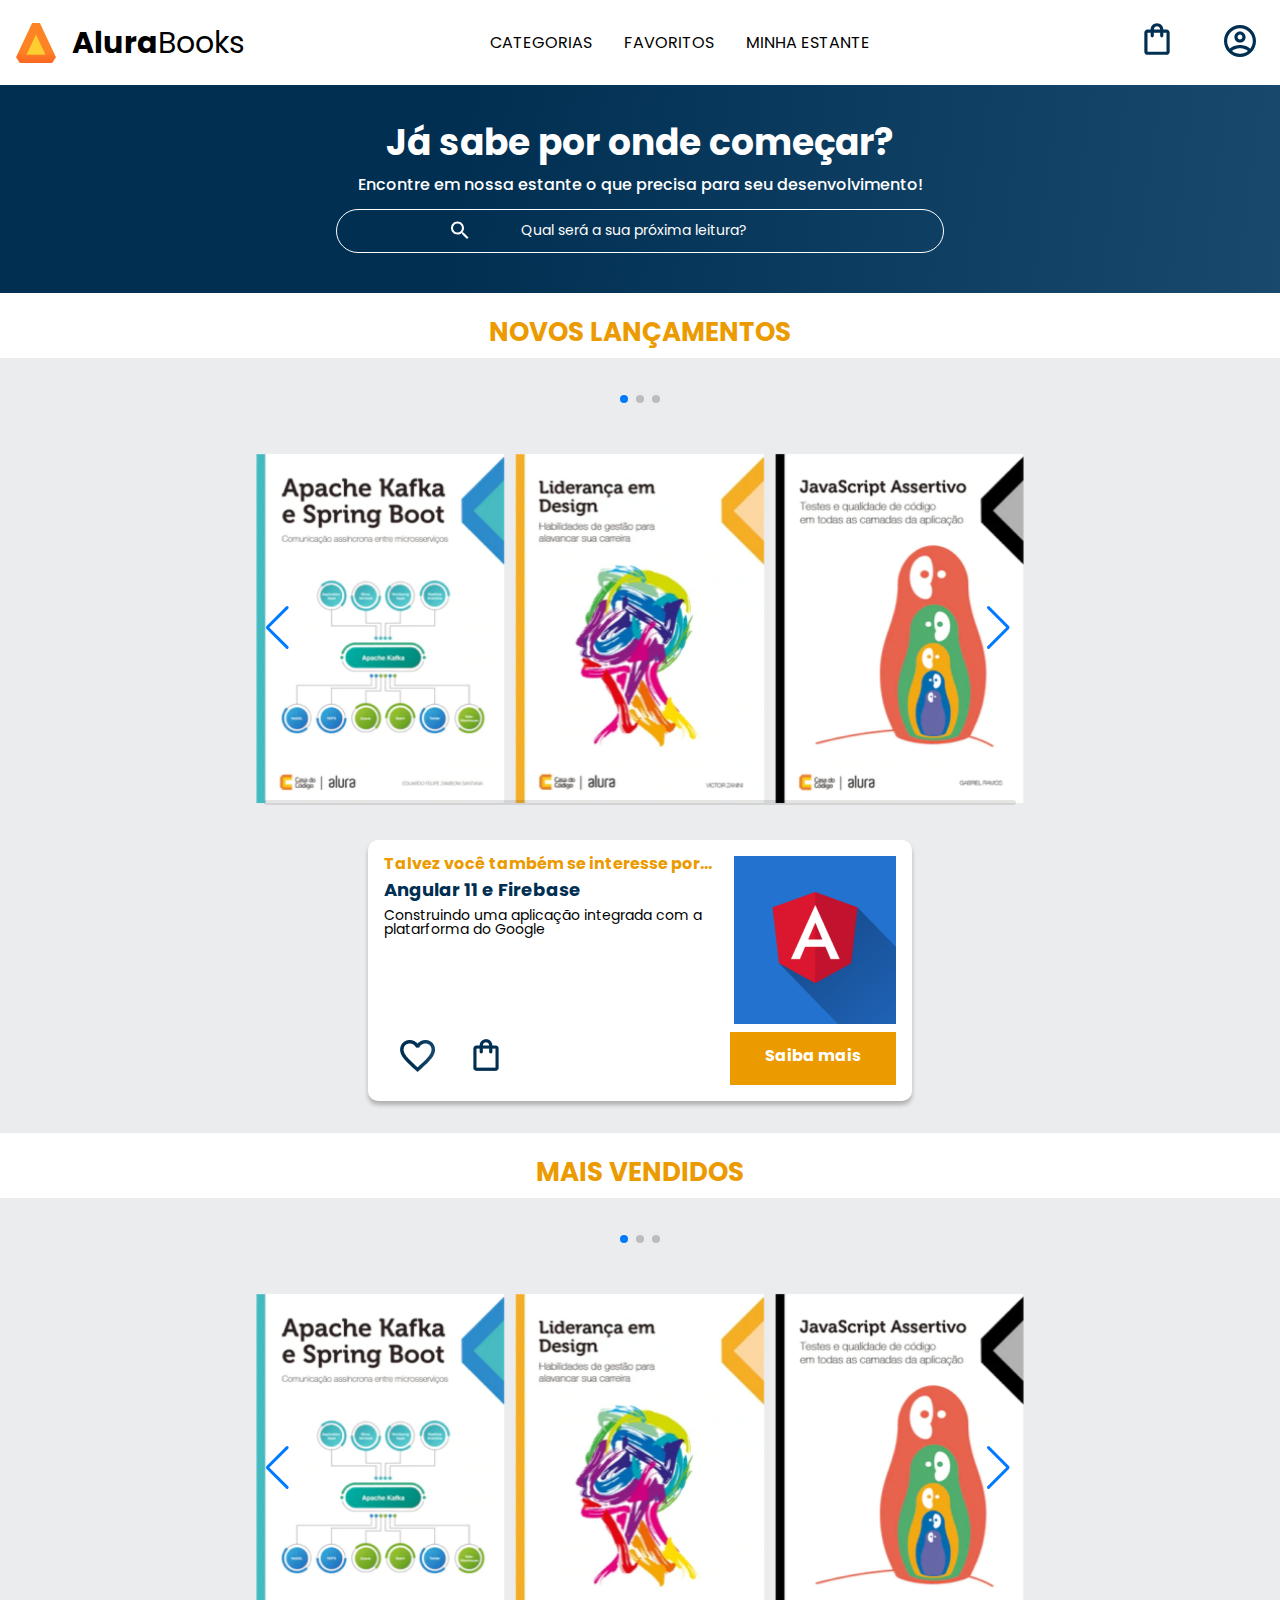
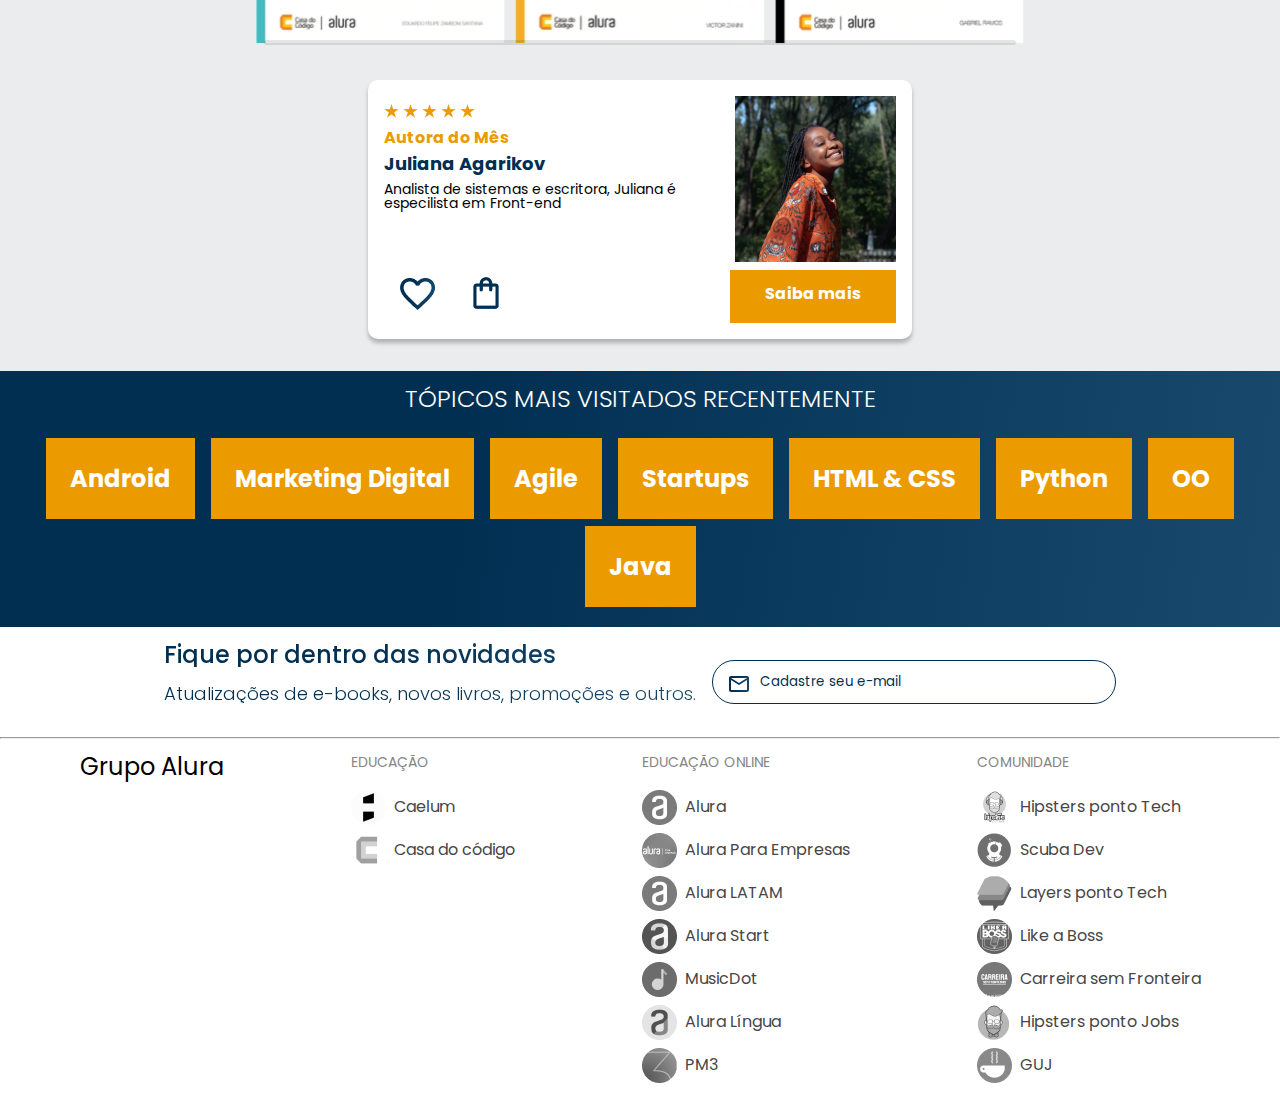
<file: Alura/1.4 Praticando HTML e CSS Alura Books/index.html>
<!DOCTYPE html>
<html>
<head>
    <meta charset="UTF-8">
    <meta http-equiv="X-UA-Compatible" content="IE=edge">
    <meta name="viewport" content="width=device-width, initial-scale=1.0">
    <title>AluraBooks</title>
    <link rel="stylesheet" href="reset.css">
    <link rel="preconnect" href="https://fonts.googleapis.com">
    <link rel="preconnect" href="https://fonts.gstatic.com" crossorigin>
    <link href="https://fonts.googleapis.com/css2?family=Inter:wght@700&family=Montserrat:wght@100;400&family=Poppins:wght@300;400;500;700&display=swap" rel="stylesheet">
    <link href="https://fonts.googleapis.com/css2?family=Inter:wght@700&family=Josefin+Sans:wght@400;700&family=Montserrat:wght@100;400&display=swap" rel="stylesheet">
    <link rel="stylesheet" href="https://cdn.jsdelivr.net/npm/swiper@8/swiper-bundle.min.css"/>    
    <link rel="stylesheet" href="styles.css">
</head>
<body>
    <header class="cabecalho">
        <div class="container">
            <input type="checkbox" id="menu" class="container__botao">
            <label for="menu">
                 <span class="cabecalho__menu-hamburguer container__imagem"></span>
            </label>
            <ul class="lista-menu">
                <li class="lista-menu__titulo">Categorias</li>
                <li class="lista-menu__item">
                    <a href="#" class="lista-menu__link">Programação</a>
                </li>
                <li class="lista-menu__item">
                    <a href="#" class="lista-menu__link">Front-end</a>
                </li>
                <li class="lista-menu__item">
                    <a href="#" class="lista-menu__link">Infraestrutura</a>
                </li>
                <li class="lista-menu__item">
                    <a href="#" class="lista-menu__link">Business</a>
                </li>
                <li class="lista-menu__item">
                    <a href="#" class="lista-menu__link">Design & UX</a>
                </li>
            </ul>
        <img src="img/Logo.svg" alt="Logo da Alurabooks" class="container__imagem">
        <h1 class="container__titulo"><b class="container__titulo--negrito">Alura</b>Books</h1>
        </div>
        <ul class="opcoes">
            <input type="checkbox" id="opcoes-menu" class="opcoes__botao">
            <label for="opcoes-menu">                
            <li class="opcoes__item">Categorias</li>
        </label>
        <ul class="lista-menu">
            <li class="lista-menu__item">
                <a href="#" class="lista-menu__link">Programação</a>
            </li>
            <li class="lista-menu__item">
                <a href="#" class="lista-menu__link">Front-end</a>
            </li>
            <li class="lista-menu__item">
                <a href="#" class="lista-menu__link">Infraestrutura</a>
            </li>
            <li class="lista-menu__item">
                <a href="#" class="lista-menu__link">Business</a>
            </li>
            <li class="lista-menu__item">
                <a href="#" class="lista-menu__link">Design & UX</a>
            </li>
        </ul>
            <li class="opcoes__item"><a href="#" class="opcoes__link">Favoritos</a></li>
            <li class="opcoes__item"><a href="#" class="opcoes__link">Minha estante</a></li>
        </ul>
        <div class="container">
            <a href="#">
                <img src="img/Favoritos.svg" alt="Meus favoritos" 
                class="container__imagem container__imagem-transparente">
            </a>
            <a href="#" class="container__link">
                <img src="img/Compras.svg" alt="Sacola de compras" 
                class="container__imagem">
                <p class="container__texto">Minha sacola</p>
            </a>
            <a href="#" class="container__link">
                <img src="img/Usuário.svg" alt="Meu perfil" 
                class="container__imagem">
                <p class="container__texto">Meu perfil</p>
            </a>
        </div>
    </header>  
    <section class="banner">
        <h2 class="banner__titulo"> Já sabe por onde começar?</h2>
        <p class="banner__texto">Encontre em nossa estante o que precisa para seu desenvolvimento!</p>
        <input type="search" class="banner__pesquisa" placeholder="Qual será a sua próxima leitura?">
    </section>
    <section class="carrossel">
        <h2 class="carrossel__titulo">Novos Lançamentos</h2>
        <!-- Slider main container -->
        <div class="carrossel__container"></div>
        <div class="carrossel__container">
            <div class="swiper">
                <!-- Additional required wrapper -->
                <!-- If we need pagination -->
                <div class="swiper-pagination"></div>
                <div class="swiper-wrapper">
                    <!-- Slides -->
                    <div class="swiper-slide"><img src="img/ApacheKafka.png" alt="Livro sobre apache kafka e spring boot da alura AluraBooks"></div>
                    <div class="swiper-slide"><img src="img/Liderança.png" alt="Livro sobre liderança em design do alurabooks"></div>
                    <div class="swiper-slide"><img src="img/Javascript.png" alt="Livro sobre Javascript assertivo da alura AluraBooks"></div>
                    <div class="swiper-slide"><img src="img/Guia Front-end.png" alt="Livro sobre Front-end da alura AluraBooks"></div>
                    <div class="swiper-slide"><img src="img/Portugol.png" alt="Livro sobre Portugol da alura AluraBooks"></div>
                </div>       
                <!-- If we need navigation buttons -->
                <div class="swiper-button-prev"></div>
                <div class="swiper-button-next"></div>
                <!-- If we need scrollbar -->
                <div class="swiper-scrollbar"></div>
            </div>
            <div class="card">
                <!-- 1ª linha -->
                <div class="card__descricao">
                    <!-- 1ª coluna -->
                    <div class="descricao">
                        <h3 class="descricao__titulo">Talvez você também se interesse por...</h3>
                        <h2 class="descricao__titulo-livro">Angular 11 e Firebase</h2>
                        <p class="descricao__texto">Construindo uma aplicação integrada com a platarforma do Google</p>
                    </div>
                    <!-- 2ª coluna -->
                    <img src="img/Angular.png" class="descricao__imagem" alt="logo do angular">
                </div>

                <!-- 2ª linha -->
                <div class="card__botoes">
                    <!-- 1ª coluna -->
                    <ul class="botoes">
                        <li class="botoes__item"> <img src="img/Favoritos.jpg" alt="favoritar livro"></li>
                        <li class="botoes__item"> <img src="img/Compras.jpg" alt="adicionar carrinho de compras"></li>
                    </ul>
                    <!-- 2ª coluna -->
                    <a href="#" class="botoes__ancora">Saiba mais</a>
                </div>
            </div>    
        </div>
    </section> 

    <section class="carrossel">
        <h2 class="carrossel__titulo">Mais vendidos</h2>
        <!-- Slider main container -->
        <div class="carrossel__container">
            <div class="swiper">
                <!-- Additional required wrapper -->
                <!-- If we need pagination -->
                <div class="swiper-pagination"></div>
                <div class="swiper-wrapper">
                    <!-- Slides -->
                    <div class="swiper-slide"><img src="img/ApacheKafka.png" alt="Livro sobre apache kafka e spring boot da alura AluraBooks"></div>
                    <div class="swiper-slide"><img src="img/Liderança.png" alt="Livro sobre liderança em design do alurabooks"></div>
                    <div class="swiper-slide"><img src="img/Javascript.png" alt="Livro sobre Javascript assertivo da alura AluraBooks"></div>
                    <div class="swiper-slide"><img src="img/Guia Front-end.png" alt="Livro sobre Front-end da alura AluraBooks"></div>
                    <div class="swiper-slide"><img src="img/Portugol.png" alt="Livro sobre Portugol da alura AluraBooks"></div>
                </div>       
                <!-- If we need navigation buttons -->
                <div class="swiper-button-prev"></div>
                <div class="swiper-button-next"></div>
                <!-- If we need scrollbar -->
                <div class="swiper-scrollbar"></div>
            </div>
            <div class="card">
                <!-- 1ª linha -->
                <div class="card__descricao">
                    <!-- 1ª coluna -->
                    <div class="descricao">
                        <img  class="descricao__estrelas" src="img/Estrelinhas.png" alt="estrelas">
                        <h3 class="descricao__titulo">Autora do Mês</h3>
                        <h2 class="descricao__titulo-livro">Juliana Agarikov</h2>
                        <p class="descricao__texto">Analista de sistemas e escritora, Juliana é especilista em Front-end</p>
                    </div>
                    <!-- 2ª coluna -->
                    <img src="img/Perfil-escritora 1-1.png" class="descricao__imagem" alt="logo do angular">
                </div>
                <!-- 2ª linha -->
                <div class="card__botoes">
                    <!-- 1ª coluna -->
                    <ul class="botoes">
                        <li class="botoes__item"> <img src="img/Favoritos.jpg" alt="favoritar livro"></li>
                        <li class="botoes__item"> <img src="img/Compras.jpg" alt="adicionar carrinho de compras"></li>
                    </ul>
                    <!-- 2ª coluna -->
                    <a href="#" class="botoes__ancora">Saiba mais</a>
                </div>
            </div>
        </div>    
    </section> 
    <section class="topicos">
        <h2 class="topicos__titulo">TÓPICOS MAIS VISITADOS RECENTEMENTE</h2>
        <ul class="topicos__lista">
            <li class="topicos__item">
                <a href="#" class="topicos__link">Android</a>
            </li>
            <li class="topicos__item">
                <a href="#" class="topicos__link">Marketing Digital</a>
            </li>
            <li class="topicos__item">
                <a href="#" class="topicos__link">Agile</a>
            </li>
            <li class="topicos__item">
                <a href="#" class="topicos__link">Startups</a>
            </li>
            <li class="topicos__item">
                <a href="#" class="topicos__link">HTML & CSS</a>
            </li>
            <li class="topicos__item">
                <a href="#" class="topicos__link">Python</a>
            </li>
            <li class="topicos__item">
                <a href="#" class="topicos__link">OO</a>
            </li>
            <li class="topicos__item">
                <a href="#" class="topicos__link">Java</a>
            </li>
        </ul>
    </section>
    <section class="contato">
        <div class="contato__descricao">
            <h2 class="contato__titulo">Fique por dentro das novidades</h2>
            <p class="contato__texto">Atualizações de e-books, novos livros, promoções e outros.</p>
        </div>
        <input type="email" placeholder="Cadastre seu e-mail" class="contato__email">
    </section>
    <hr />
    <footer class="rodape">
        <h2 class="rodape__titulo">Grupo Alura</h2>
        <ul class="lista-rodape">
            <li class="lista-rodape__titulo">EDUCAÇÃO</li>
            <li class="lista-rodape__item">
                <img src="img/Caelum.png" alt="Logo casa do código">
                <a href="#" class="lista-rodape__link">Caelum</a>
            </li>
            <li class="lista-rodape__item">
                <img src="img/CasaDoCodigo.png" alt="Logo casa do código">
                <a href="#" class="lista-rodape__link">Casa do código</a>
            </li>            
        </ul>
        <ul class="lista-rodape">
            <li class="lista-rodape__titulo">EDUCAÇÃO ONLINE</li>
            <li class="lista-rodape__item">
                <img src="img/Alura.png" alt="Logo casa do código">
                <a href="#" class="lista-rodape__link">Alura</a>
            </li>
            <li class="lista-rodape__item">
                <img src="img/AluraEmpresas.png" alt="Logo casa do código">
                <a href="#" class="lista-rodape__link">Alura Para Empresas</a>
            </li>
            <li class="lista-rodape__item">
                <img src="img/AluraLatam.png" alt="Logo casa do código">
                <a href="#" class="lista-rodape__link">Alura LATAM</a>
            </li>
            <li class="lista-rodape__item">
                <img src="img/AluraStart.png" alt="Logo casa do código">
                <a href="#" class="lista-rodape__link">Alura Start</a>
            </li>
            <li class="lista-rodape__item">
                <img src="img/MusicDot.png" alt="Logo casa do código">
                <a href="#" class="lista-rodape__link">MusicDot</a>
            </li>
            <li class="lista-rodape__item">
                <img src="img/AluraLingua.png" alt="Logo casa do código">
                <a href="#" class="lista-rodape__link">Alura Língua</a>
            </li>
            <li class="lista-rodape__item">
                <img src="img/PM3.png" alt="Logo casa do código">
                <a href="#" class="lista-rodape__link">PM3</a>
            </li>
        </ul>  
        <ul class="lista-rodape">
            <li class="lista-rodape__titulo">COMUNIDADE</li>
            <li class="lista-rodape__item">
                <img src="img/HipstersTech.png" alt="Logo casa do código">
                <a href="#" class="lista-rodape__link">Hipsters ponto Tech</a>
            </li>
            <li class="lista-rodape__item">
                <img src="img/Scuba.png" alt="Logo casa do código">
                <a href="#" class="lista-rodape__link">Scuba Dev</a>
            </li>
            <li class="lista-rodape__item">
                <img src="img/Layers.png" alt="Logo casa do código">
                <a href="#" class="lista-rodape__link">Layers ponto Tech</a>
            </li>
            <li class="lista-rodape__item">
                <img src="img/LikeABoss.png" alt="Logo casa do código">
                <a href="#" class="lista-rodape__link">Like a Boss</a>
            </li>
            <li class="lista-rodape__item">
                <img src="img/CarreiraSemFronteira.png" alt="Logo casa do código">
                <a href="#" class="lista-rodape__link">Carreira sem Fronteira</a>
            </li>
            <li class="lista-rodape__item">
                <img src="img/HipstersJobs.png" alt="Logo casa do código">
                <a href="#" class="lista-rodape__link">Hipsters ponto Jobs</a>
            </li>
            <li class="lista-rodape__item">
                <img src="img/GUJ.png" alt="Logo casa do código">
                <a href="#" class="lista-rodape__link">GUJ</a>
            </li>
        </ul>      
    </footer>
    <script src="https://cdn.jsdelivr.net/npm/swiper@8/swiper-bundle.min.js"></script>
    <script>
        const swiper = new Swiper('.swiper', {
            speed: 400,
            spaceBetween: 10,
            slidesPerView: 3,
            pagination: {
                el: '.swiper-pagination',
                type: 'bullets',
            },
        });    
    </script>
</body>
</html>
</file>
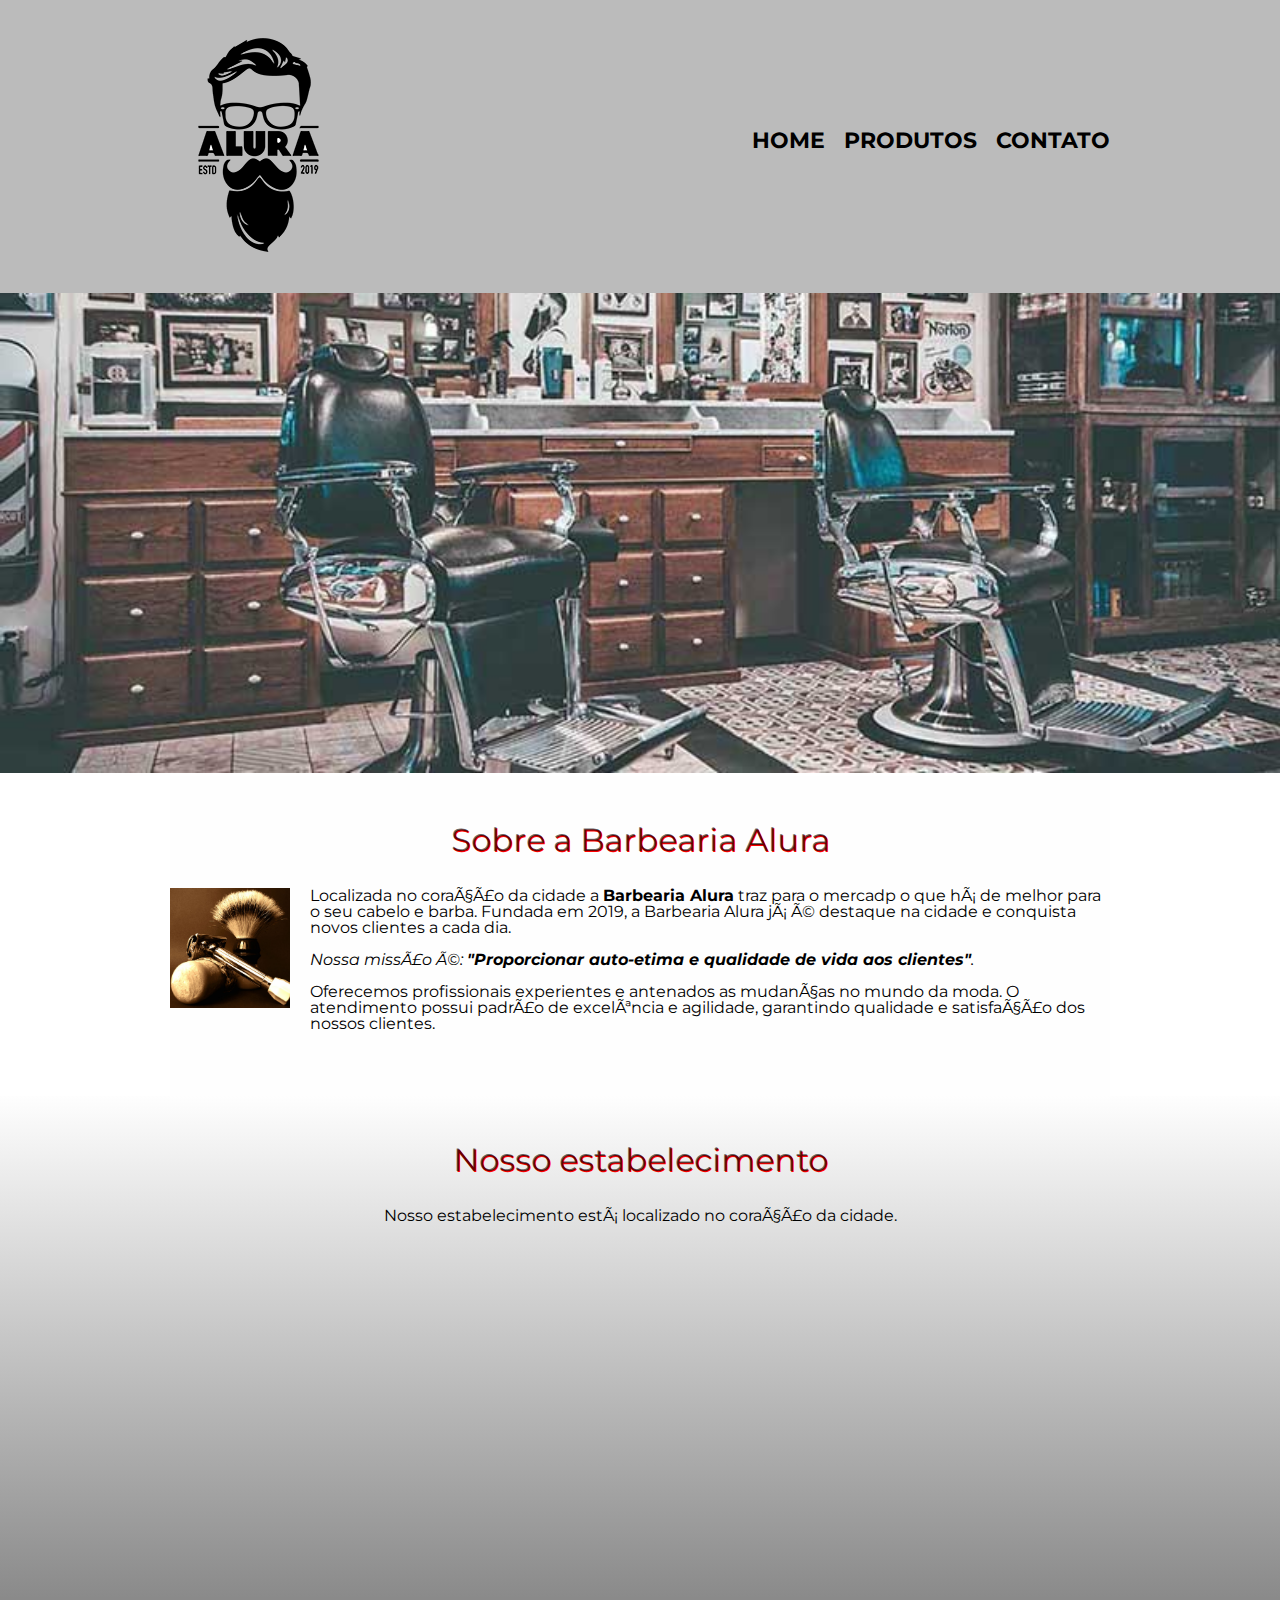
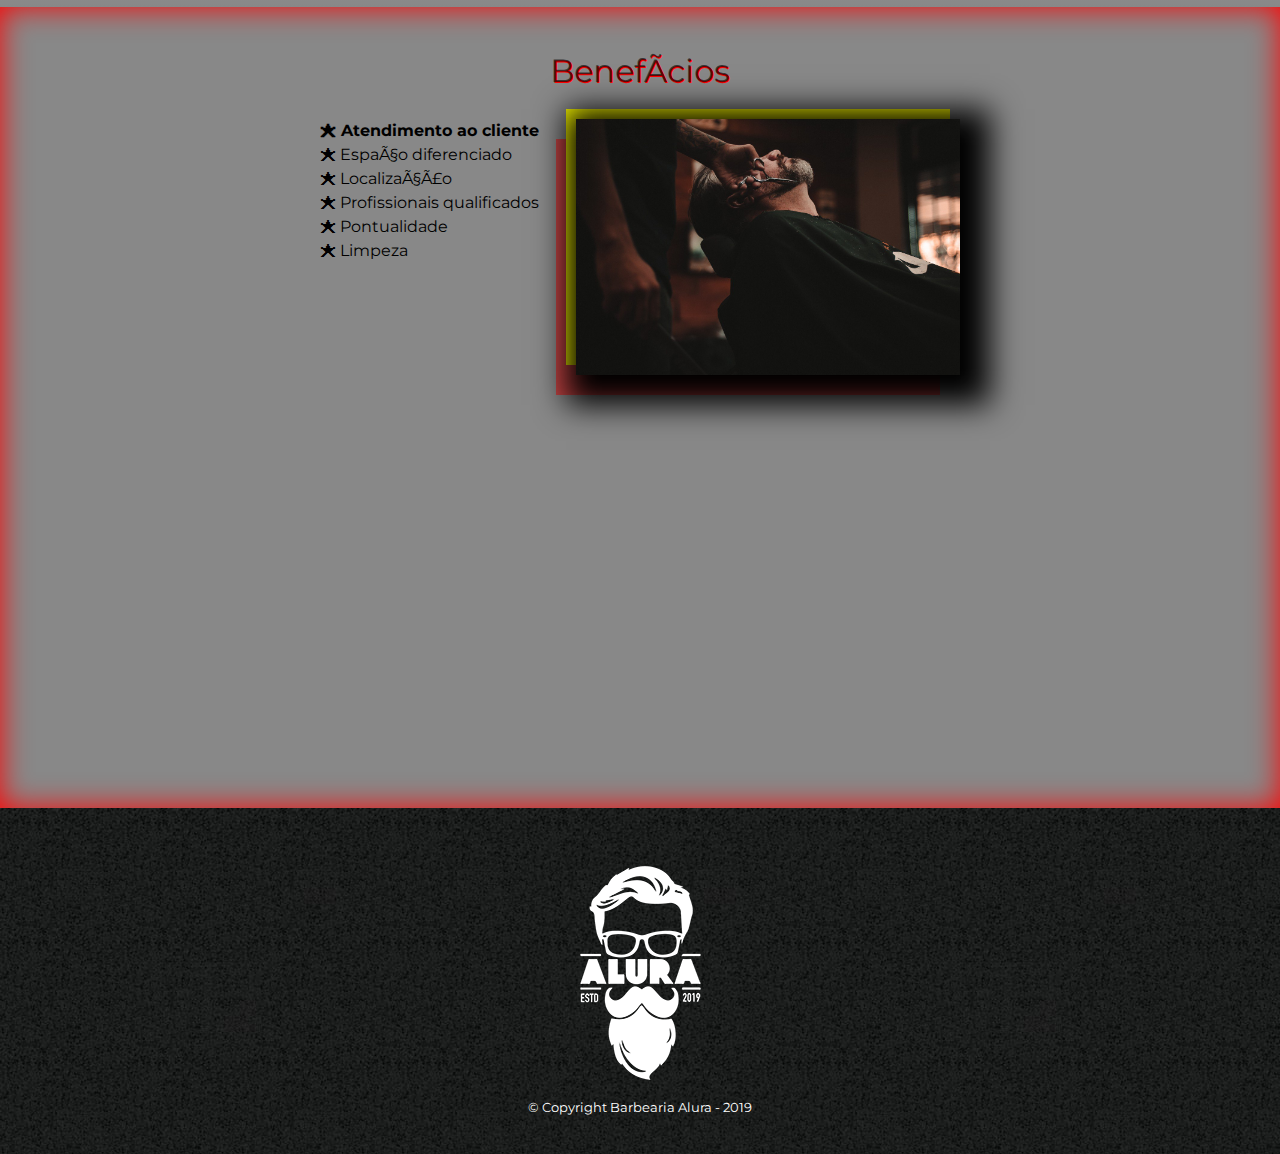
<file: Alura/1.1 HTML5 CSS3/Barbearia Alura/index.html>
<!DOCTYPE html>
<html lang="pt-br">
    <head>
        <meta charset="=UTF-8">
        <meta name="viewport" content="width=device-width">
        <title>Barbearia Alura</title>
        
        <link rel="stylesheet" href="reset.css">
        <link rel="stylesheet" href="style.css">
        <link href="https://fonts.googleapis.com/css2?family=Montserrat:wght@100;400&display=swap" rel="stylesheet">
    </head>

    <body>
        <header>
            <div class="caixa">
                <h1><img src="logo.png"></h1>

                <nav>
                    <ul>
                        <li><a href="index.html">Home</a></li>
                        <li><a href="produtos.html">Produtos</a></li>
                        <li><a href="contato.html">Contato</a></li>
                    </ul>
                </nav>
            </div>
        </header>

        <img class= "banner" src="banner.jpg">

        <main>
            <section class="principal">
                <h2 class="titulo-principal">Sobre a Barbearia Alura</h2>

                <img class="utensilios" src="utensilios.jpg" alt="Utensilios de um barbeiro">
    
                <p>Localizada no coração da cidade a <strong>Barbearia Alura</strong>  traz para o mercadp o que há de melhor para o seu cabelo e barba. Fundada em 2019, 
                a Barbearia Alura já é destaque na cidade e conquista novos clientes a cada dia.</p>
    
                <p id="missao"><em>Nossa missão é: <strong>"Proporcionar auto-etima e qualidade de vida aos clientes"</strong>.</em></p>
    
                <p>Oferecemos profissionais experientes e antenados as mudanças no mundo da moda. O atendimento possui padrão de excelência e agilidade, 
                garantindo qualidade e satisfação dos nossos clientes.</p>
            </section>

            <section class="mapa">
                <h3 class="titulo-principal">Nosso estabelecimento</h3>
                <p> Nosso estabelecimento está localizado no coração da cidade.</p>

                <div class="mapa-conteudo">
                    <iframe src="https://www.google.com/maps/embed?pb=!1m18!1m12!1m3!1d3656.449293875224!2d-46.63680584727815!3d-23.588214400414007!2m3!1f0!2f0!3f0!3m2!1i1024!2i768!
                    4f13.1!3m3!1m2!1s0x94ce5a2b2ed7f3a1%3A0xab35da2f5ca62674!2sCaelum%20-%20Education%20and%20Innovation!5e0!3m2!1sen!2sbr!4v165818346500
                    8!5m2!1sen!2sbr" width="100%" height="300" style="border:0;" allowfullscreen="" loading="lazy" referrerpolicy="no-referrer-when-downgr
                    ade"></iframe>
                </div>              
            </section>
    
            <section class="beneficios">
                <h3 class="titulo-principal">Benefícios</h3>

                <div class="conteudo-beneficios">
                    <ul class="lista-beneficios">
                        <li class="itens">Atendimento ao cliente</li>
                        <li class="itens">Espaço diferenciado</li>
                        <li class="itens">Localização</li>
                        <li class="itens">Profissionais qualificados</li>
                        <li class="itens">Pontualidade</li>
                        <li class="itens">Limpeza</li>
                    </ul><img src="beneficios.jpg" class="imagem-beneficios">
                </div>
                
                <div class="video">
                    <iframe width="100%" height="315" src="https://www.youtube.com/embed/wcVVXUV0YUY" frameborder="0" allow="accelerometer; autoplay; encrypted-media; gyroscope; 
                picture-in-picture" allowfullscreen></iframe>
                </div>
            </section>

        </main>       
        
        <footer>
            <img src="logo-branco.png">
            <p class="copyright">&copy; Copyright Barbearia Alura - 2019</p>
        </footer>       
    </body>    
</html>
</file>
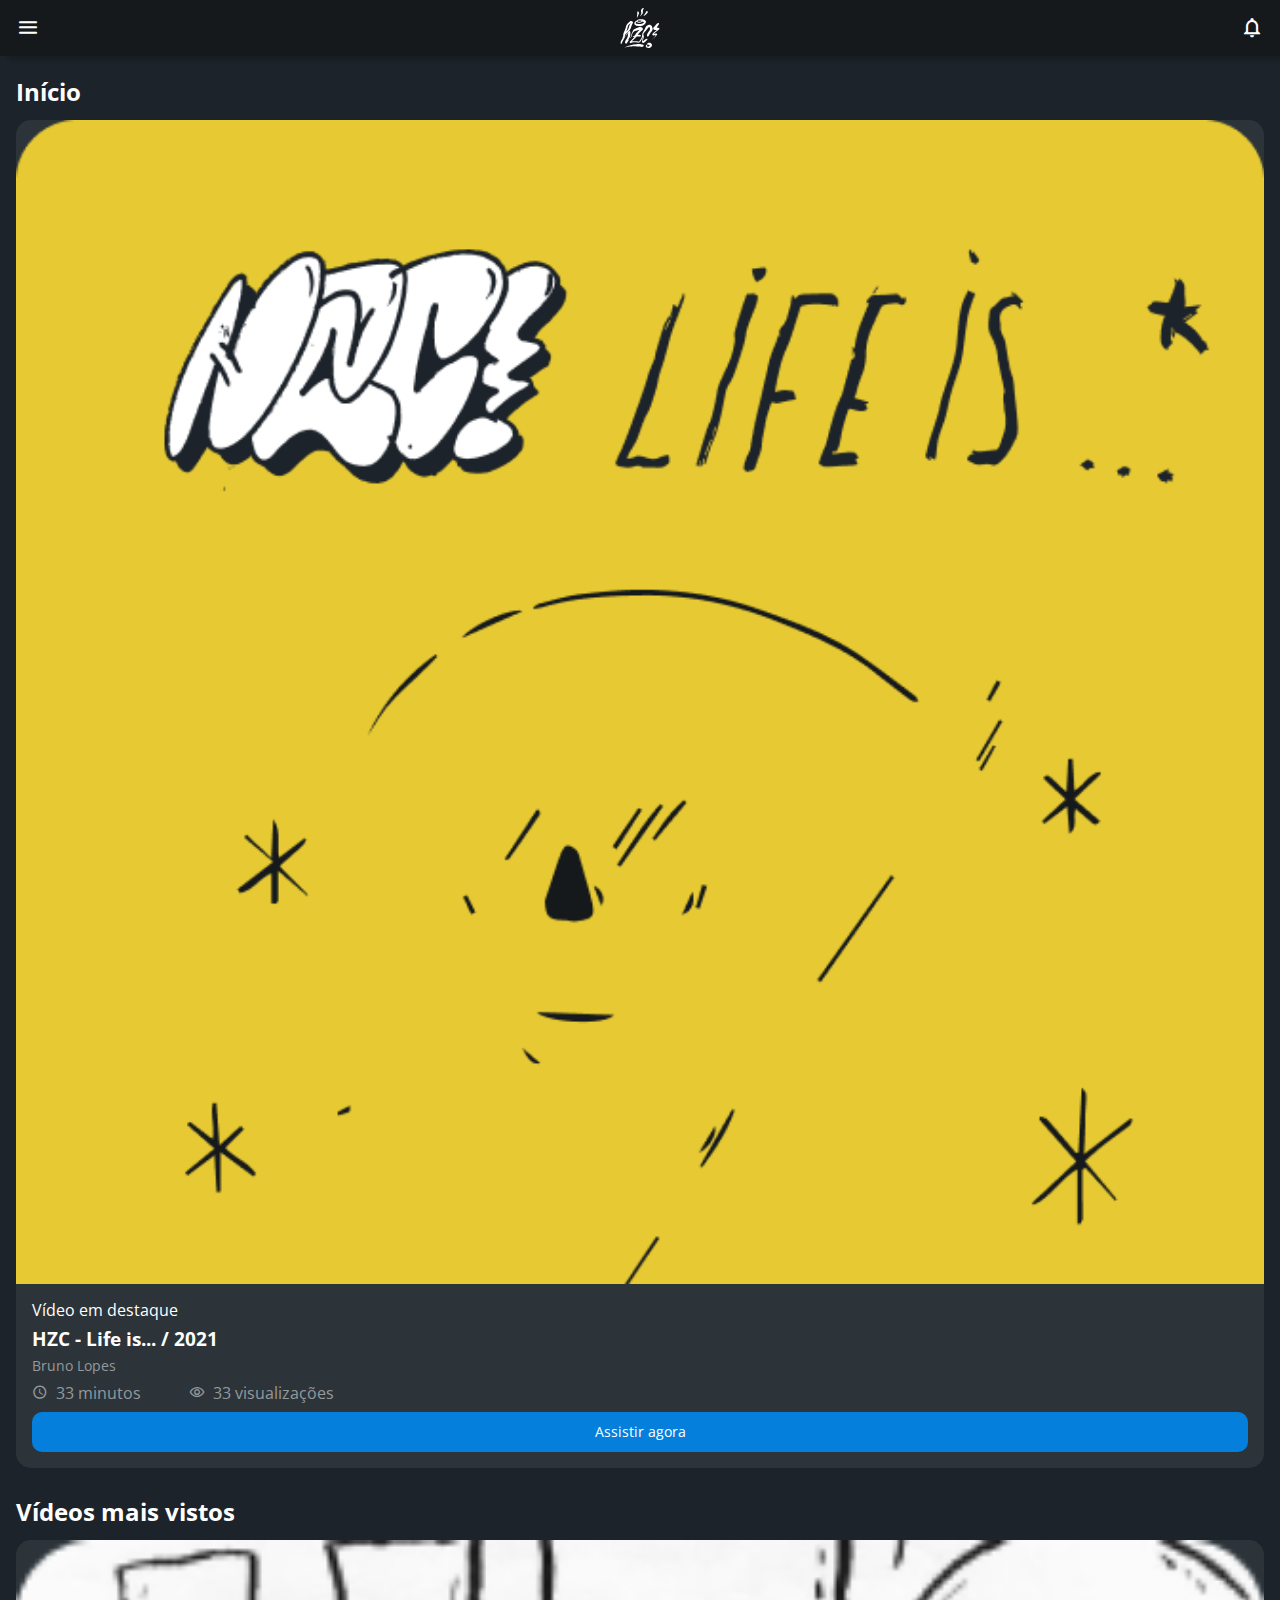
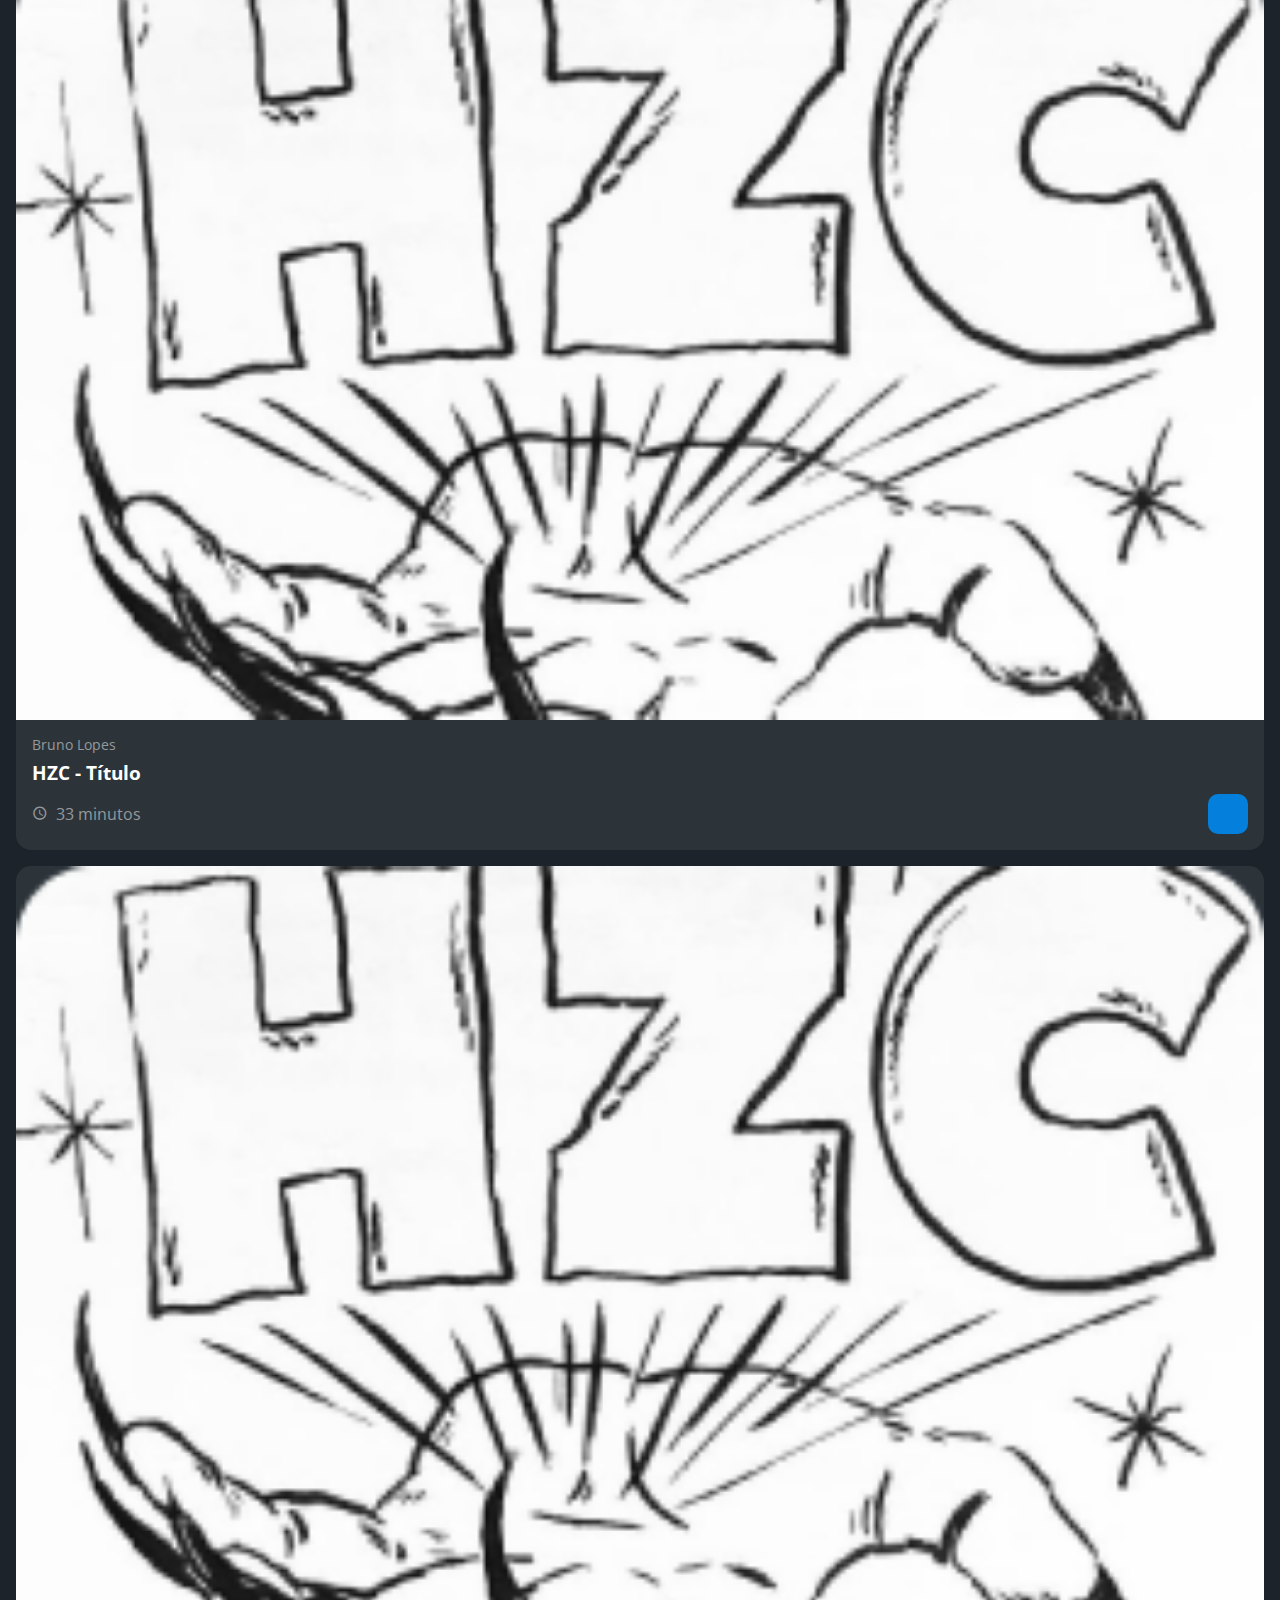
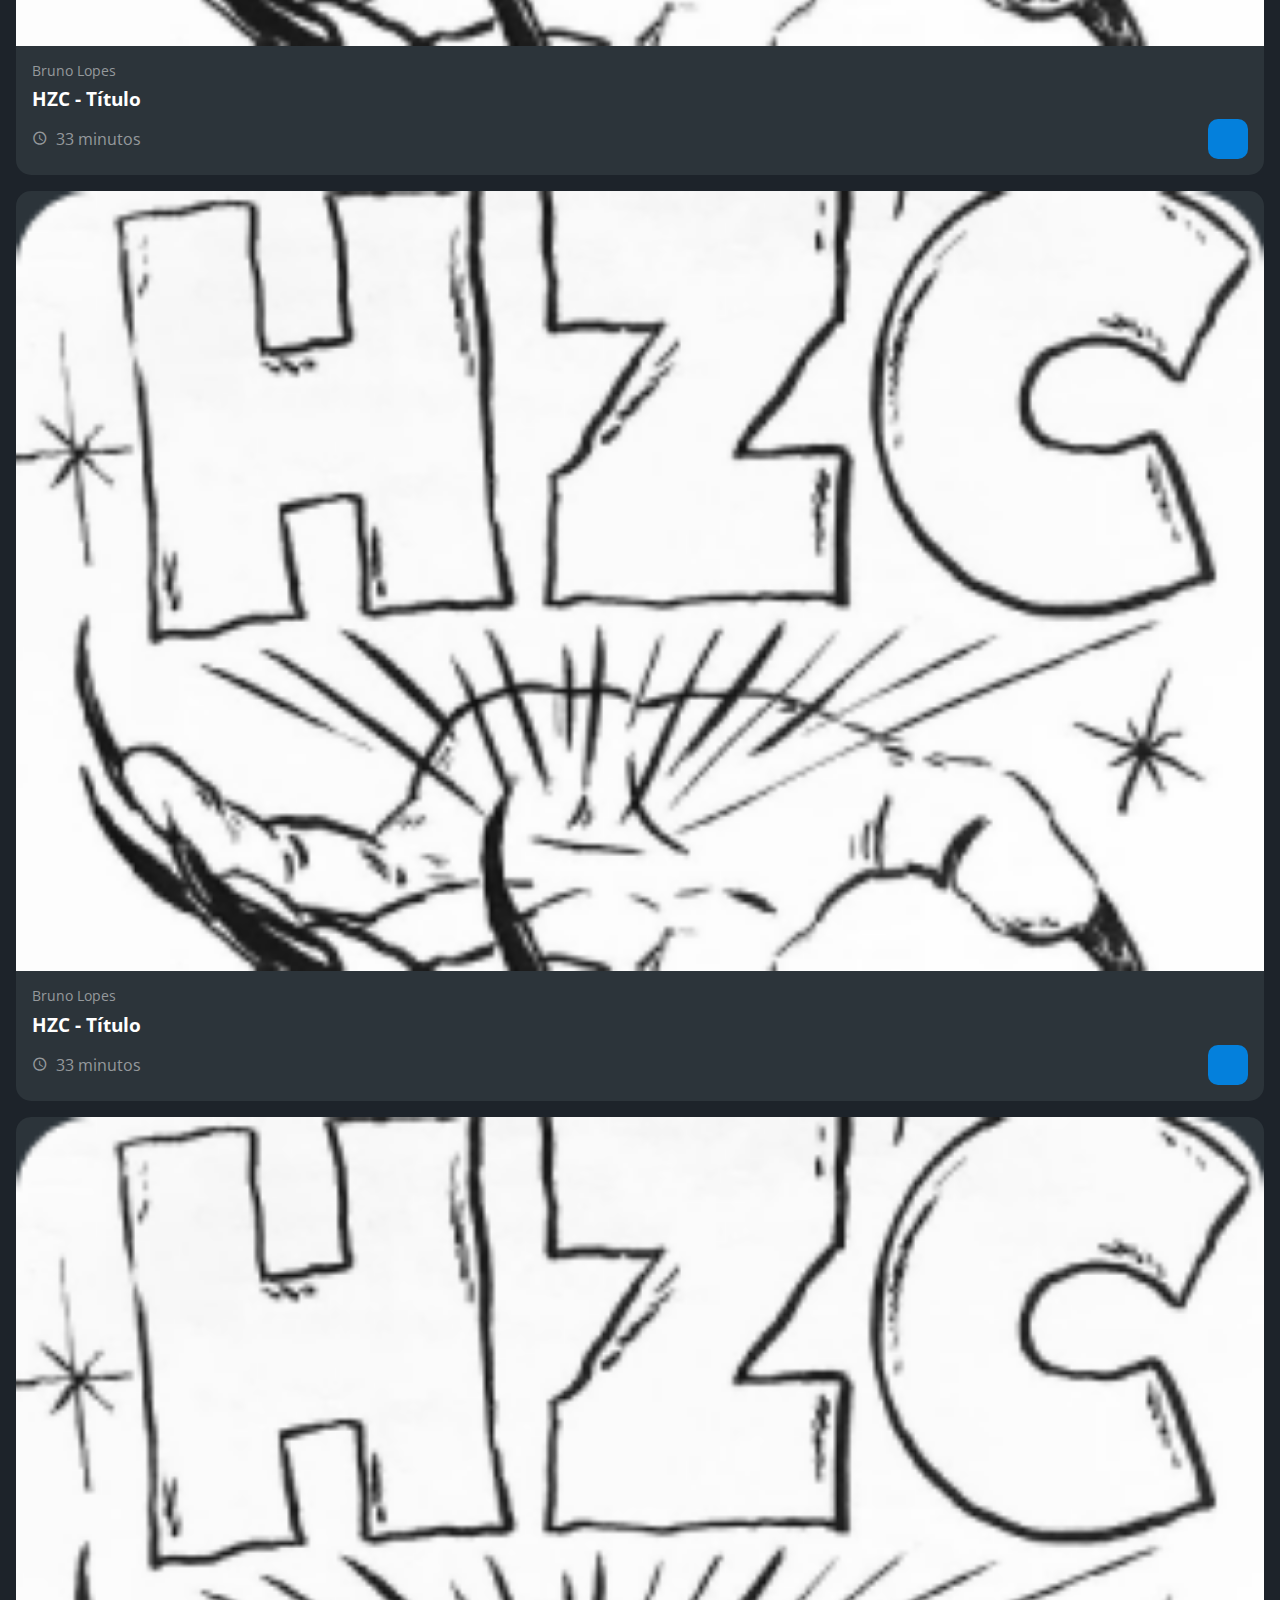
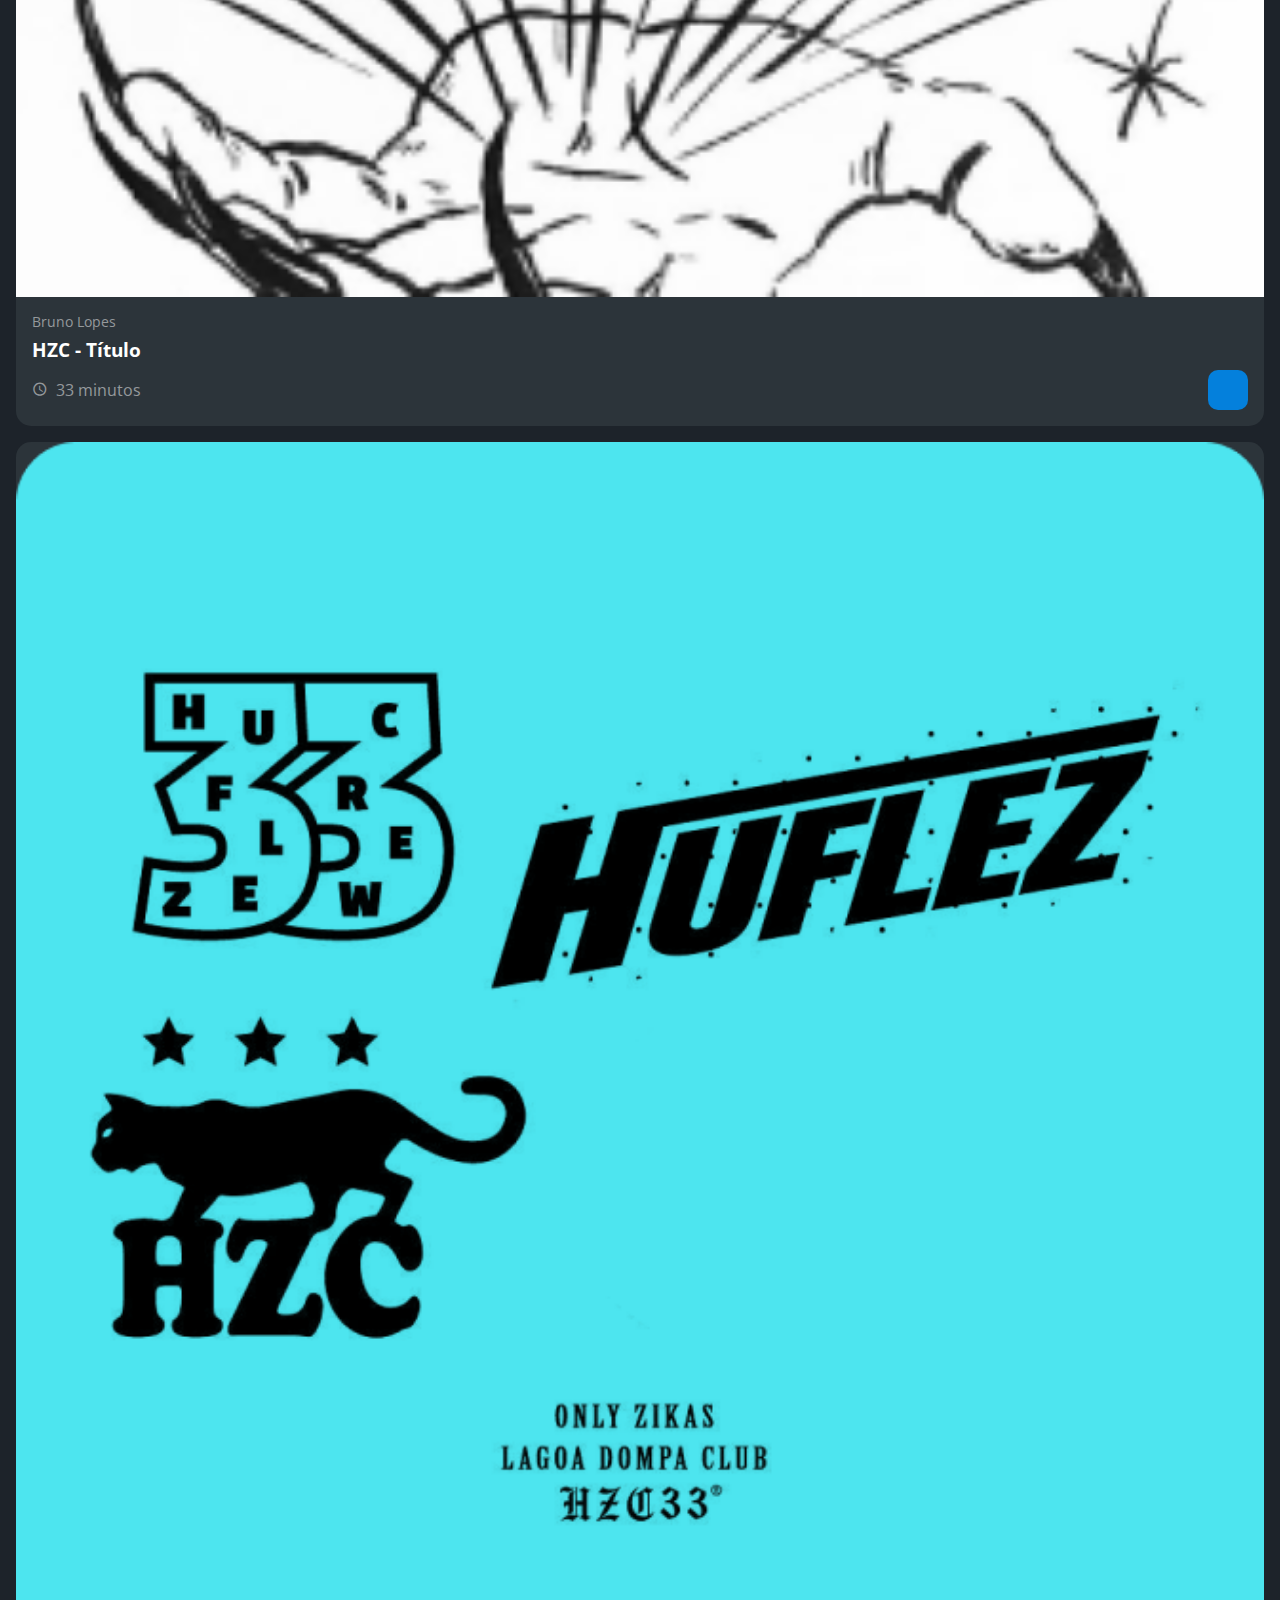
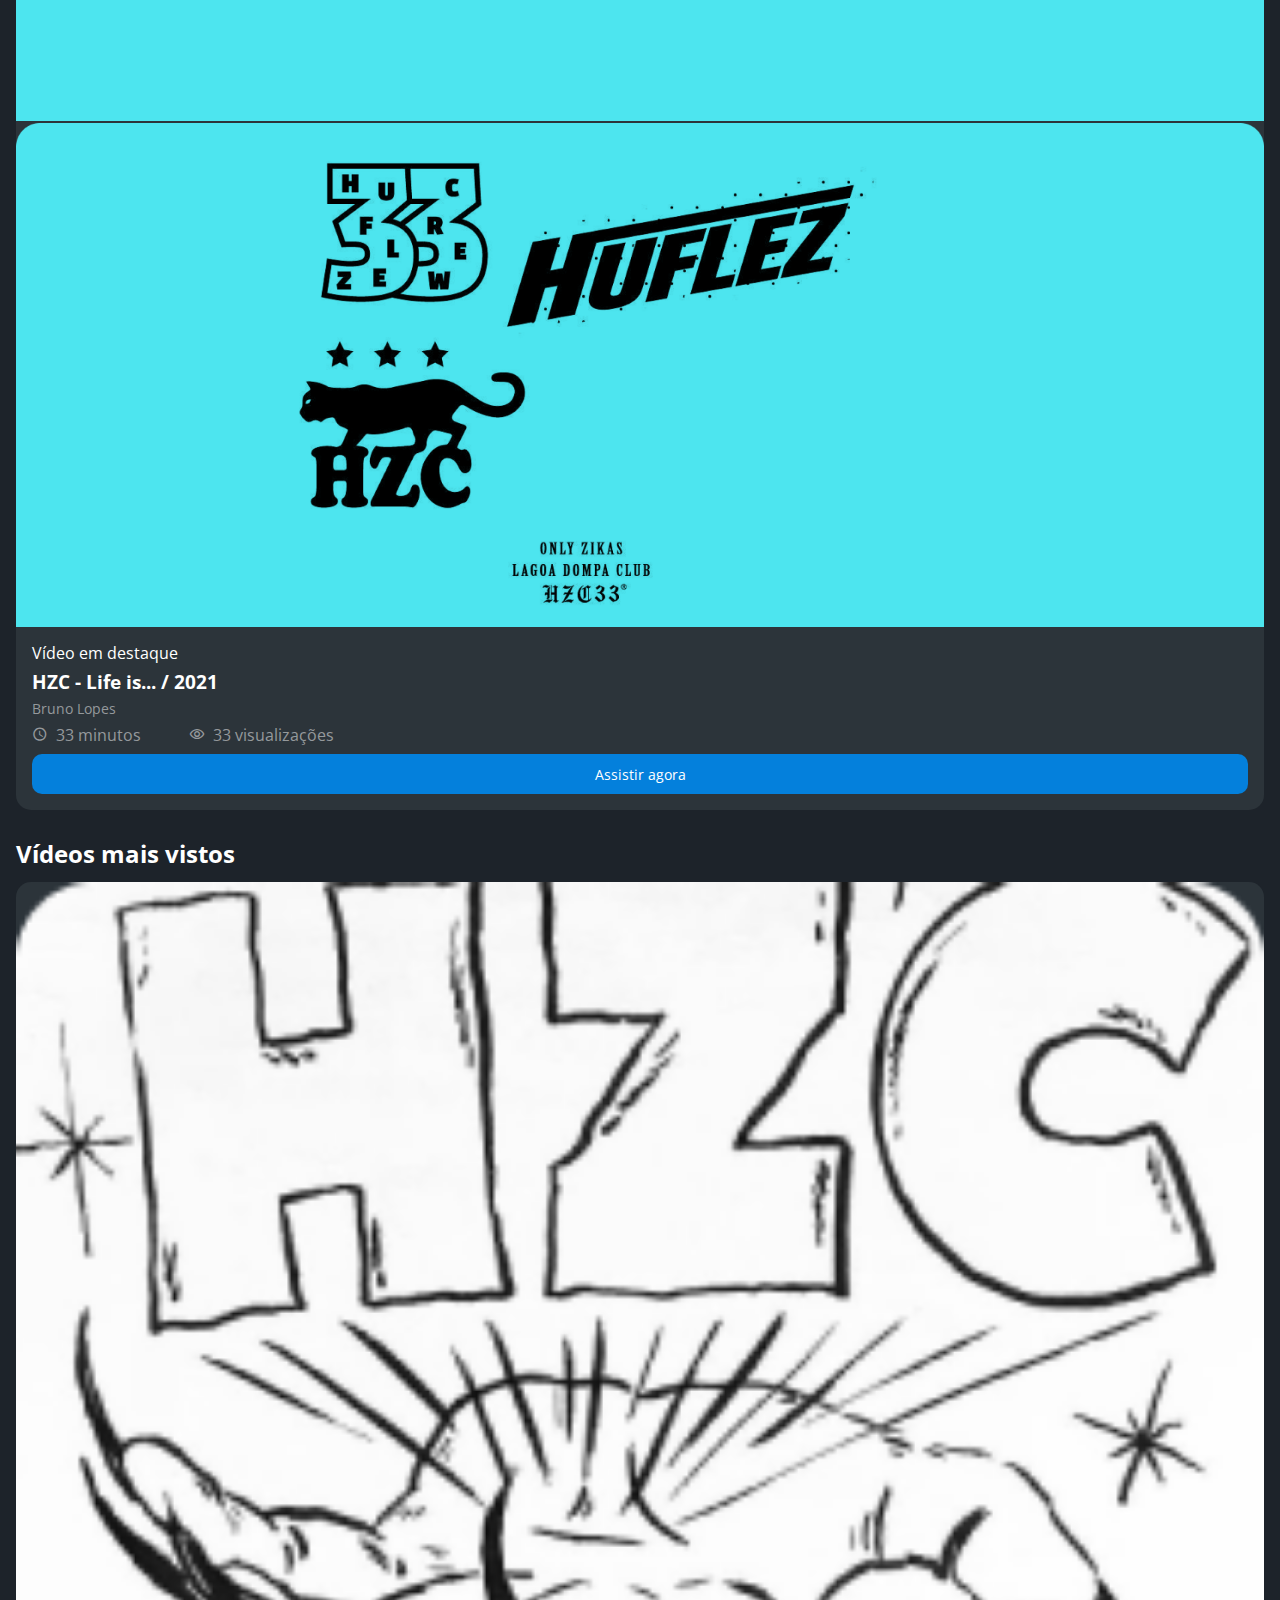
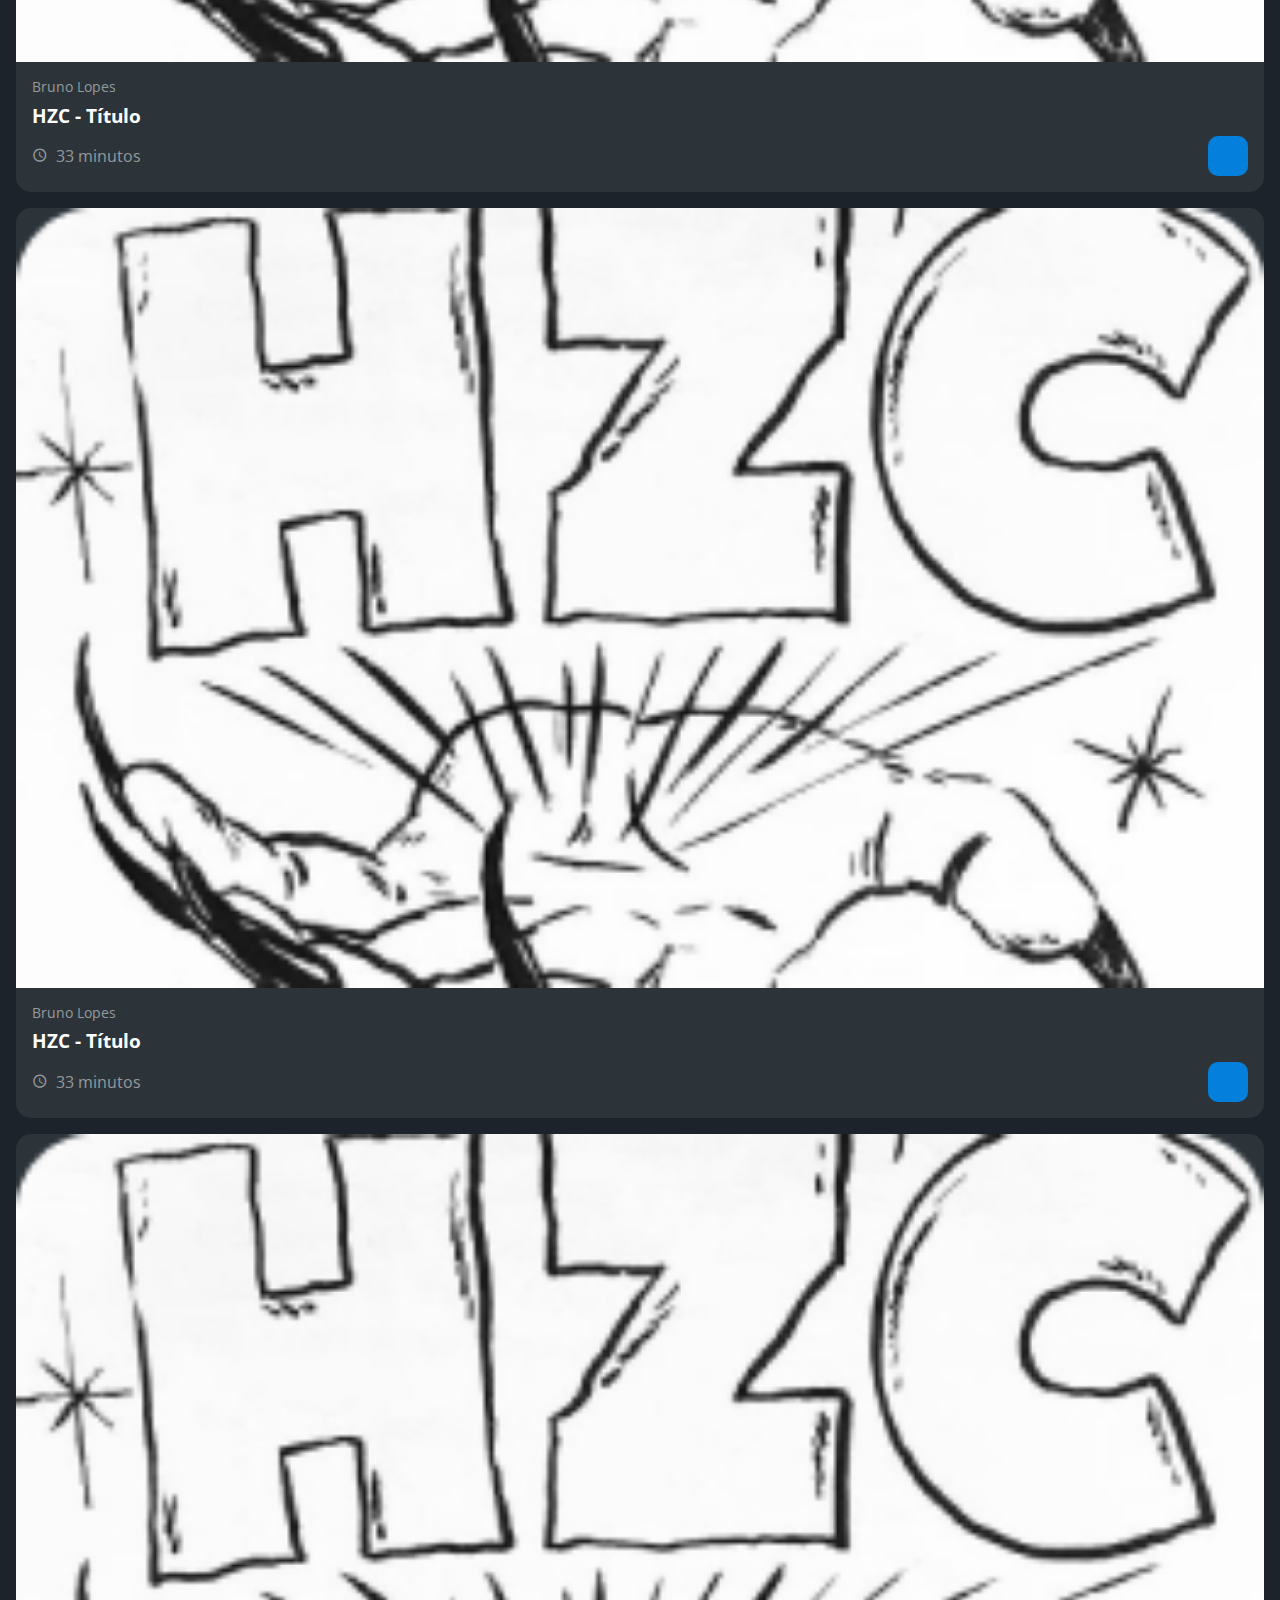
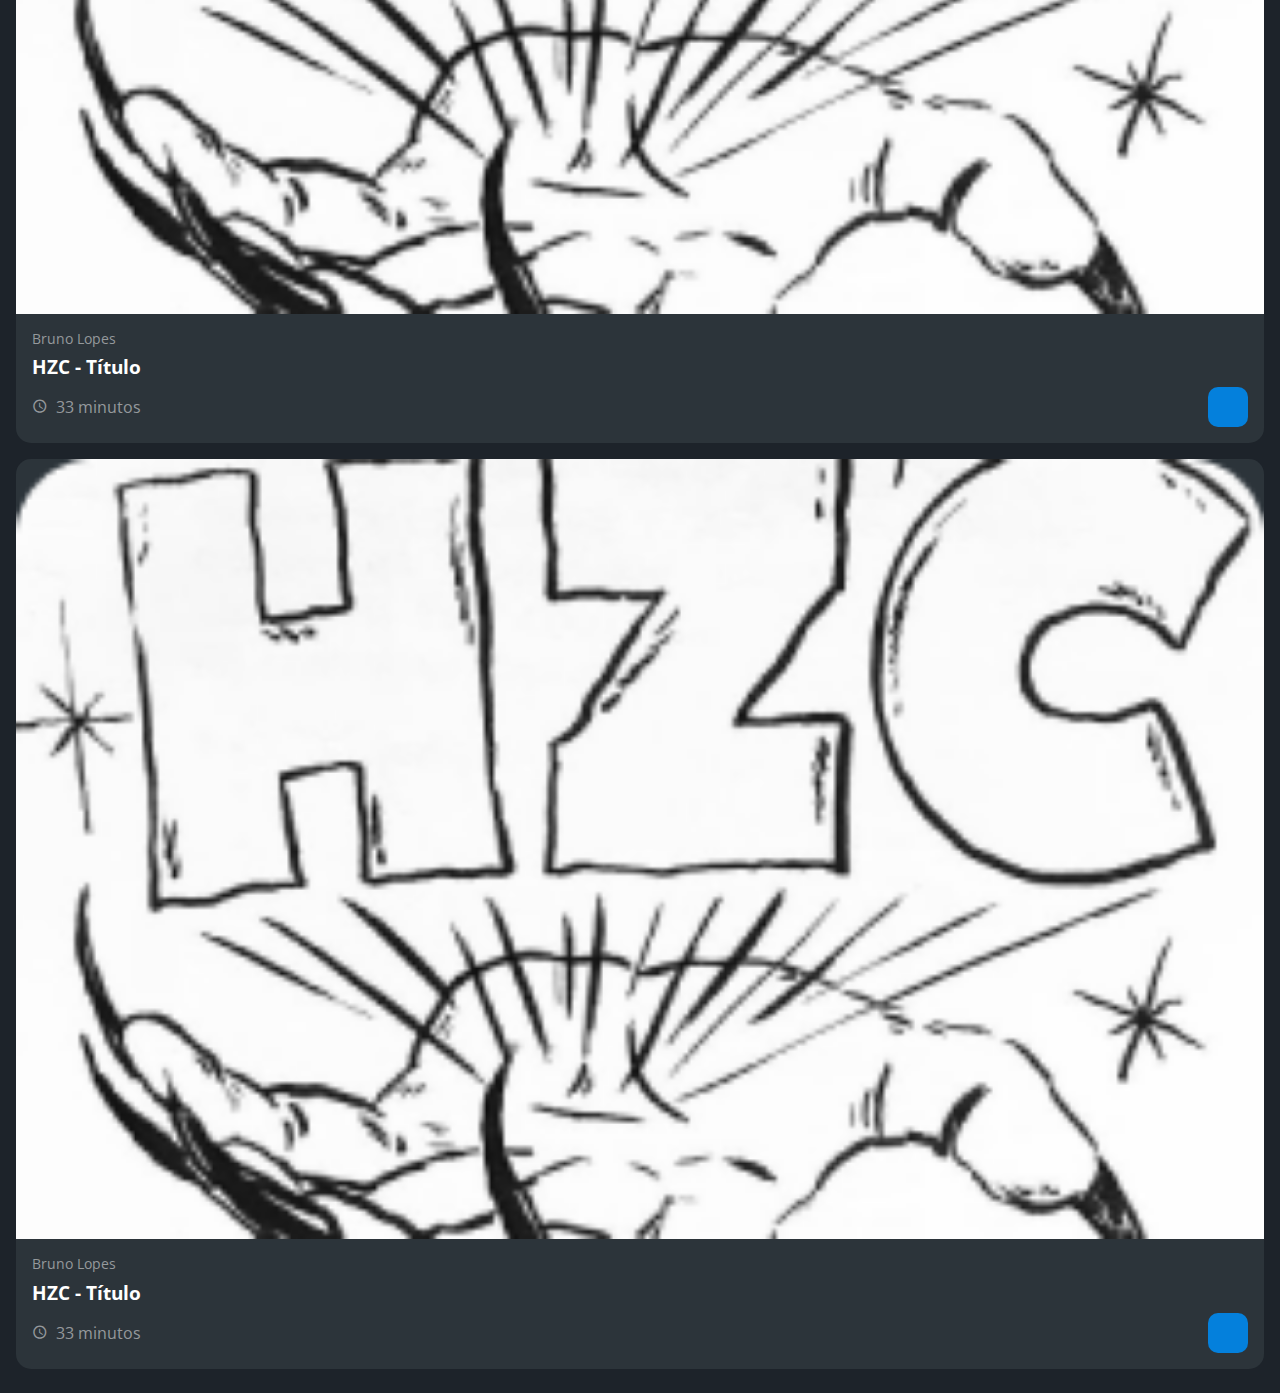
<file: Alura/1.2 CSS dispondo elementos com flexbox e grid/flex-e-grid-main/index.html>
<!DOCTYPE html>
<html lang="pt-br">
<head>
    <meta charset="UTF-8">
    <meta http-equiv="X-UA-Compatible" content="IE=edge">
    <meta name="viewport" content="width=device-width, initial-scale=1.0">
    <title>HZC | Home</title>
    <link rel="preconnect" href="https://fonts.googleapis.com">
    <link rel="preconnect" href="https://fonts.gstatic.com" crossorigin>
    <link rel="stylesheet" href="https://fonts.googleapis.com/css2?family=Open+Sans:wght@400;600;700&display=swap">
    <link rel="stylesheet" href="assets/css/reset.css">
    <link rel="stylesheet" href="assets/css/estilos.css">
</head>
<body>
    <header class="cabecalho">
        <button class="cabecalho_menu" aria-label="Menu"><i></i></button>
        <img src="assets/img/logo.svg" alt="Logotipo da HZC" class="cabecalho_logo"> 
        <p class="cabecalho_perfil">Bruno Lopez</p>
        <button class="cabecalho_notificacao" aria-label="Notificação"><i></i></button>
    </header>
    <nav class="menu-lateral">
        <img src="assets/img/logo.svg" alt="Logotipo da HZC" class="menu-lateral__logo">
        <a href="#" class="menu-lateral__link menu-lateral__link--inicio menu-lateral__link--ativo ">Início</a>
        <a href="#" class="menu-lateral__link menu-lateral__link--videos">Vídeos</a>
        <a href="#" class="menu-lateral__link menu-lateral__link--picos">Picos</a>
        <a href="#" class="menu-lateral__link menu-lateral__link--integrantes">Integrantes</a>
        <a href="#" class="menu-lateral__link menu-lateral__link--camisas">Camisas</a>
        <a href="#" class="menu-lateral__link menu-lateral__link--pinturas">Pinturas</a>
    </nav>
    <main class="principal">
        <h2 class="titulo-pagina">Início</h2>
        <article class="cartao cartao--destaque destaque-video">
            <img src="assets/img/banner-mobile_1.png" alt="Banner do cartão" class="cartao_imagem cartao_imagem--mobile">
            <img src="assets/img/banner_1.png" alt="Banner do cartão" class="cartao_imagem cartao_imagem--desktop">
            <div class="cartao_conteudo">
                <p class="cartao_destaque">Vídeo em destaque</p>
                <h3 class="cartao_titulo">HZC - Life is... / 2021</h3>
                <p class="cartao_perfil">Bruno Lopes</p>
                <p class="cartao_info cartao_info--tempo">33 minutos</p>
                <p class="cartao_info cartao_info--visualizacao">33 visualizações</p>
                <button class="cartao_botao cartao_botao--play cartao_botao--destaque">Assistir agora</button>
            </div>          
        </article>
        <article class="cartao cartao--recentes videos-recentes">
            <h3 class="cartao_titulo">Vídeos recentes</h3>
            <a href="#" class="cartao_link">Ver todos</a>
            <ul class="cartao_lista">
                <li class="cartao_item">
                    <img src="assets/img/miniatura_1.png" alt="Thumbnail" class="cartao_item--thumbnail">
                    <h4 class="cartao_item-titulo">HZC - Love machine</h4>
                    <p class="cartao_item-perfil">Bruno Lopez</p>                
                </li>
                <li class="cartao_item">
                    <img src="assets/img/miniatura_1.png" alt="Thumbnail" class="cartao_item--thumbnail">
                    <h4 class="cartao_item-titulo">HZC - Love machine</h4>
                    <p class="cartao_item-perfil">Bruno Lopez</p>                
                </li>
                <li class="cartao_item">
                    <img src="assets/img/miniatura_1.png" alt="Thumbnail" class="cartao_item--thumbnail">
                    <h4 class="cartao_item-titulo">HZC - Love machine</h4>
                    <p class="cartao_item-perfil">Bruno Lopez</p>                
                </li>
                <li class="cartao_item">
                    <img src="assets/img/miniatura_1.png" alt="Thumbnail" class="cartao_item--thumbnail">
                    <h4 class="cartao_item-titulo">HZC - Love machine</h4>
                    <p class="cartao_item-perfil">Bruno Lopez</p>                
                </li>
                <li class="cartao_item">
                    <img src="assets/img/miniatura_1.png" alt="Thumbnail" class="cartao_item--thumbnail">
                    <h4 class="cartao_item-titulo">HZC - Love machine</h4>
                    <p class="cartao_item-perfil">Bruno Lopez</p>                
                </li>
            </ul>
        </article>
        <section class="secao" secao-videos>
            <h3 class="titulo-secao">Vídeos mais vistos</h3>
            <article class="cartao">
                <img src="assets/img/video_1.png" alt="Vídeo" class="cartao_imagem"></img>
                <div class="cartao_conteudo">
                    <p class="cartao_perfil">Bruno Lopes</p>
                    <h3 class="cartao_titulo">HZC - Título</h3>                    
                    <p class="cartao_info cartao_info--tempo">33 minutos</p>
                    <button class="cartao_botao cartao_botao--play" aria-label="Assistir agora"></button>
                </div>          
            </article>
            <article class="cartao">
                <img src="assets/img/video_1.png" alt="Vídeo" class="cartao_imagem"></img>
                <div class="cartao_conteudo">
                    <p class="cartao_perfil">Bruno Lopes</p>
                    <h3 class="cartao_titulo">HZC - Título</h3>                    
                    <p class="cartao_info cartao_info--tempo">33 minutos</p>
                    <button class="cartao_botao cartao_botao--play" aria-label="Assistir agora"></button>
                </div>          
            </article>
            <article class="cartao">
                <img src="assets/img/video_1.png" alt="Vídeo" class="cartao_imagem"></img>
                <div class="cartao_conteudo">
                    <p class="cartao_perfil">Bruno Lopes</p>
                    <h3 class="cartao_titulo">HZC - Título</h3>                    
                    <p class="cartao_info cartao_info--tempo">33 minutos</p>
                    <button class="cartao_botao cartao_botao--play" aria-label="Assistir agora"></button>
                </div>          
            </article>
            <article class="cartao">
                <img src="assets/img/video_1.png" alt="Vídeo" class="cartao_imagem"></img>
                <div class="cartao_conteudo">
                    <p class="cartao_perfil">Bruno Lopes</p>
                    <h3 class="cartao_titulo">HZC - Título</h3>                    
                    <p class="cartao_info cartao_info--tempo">33 minutos</p>
                    <button class="cartao_botao cartao_botao--play" aria-label="Assistir agora"></button>
                </div>          
            </article>
        </section>
        <article class="cartao cartao--recentes produtos-recentes">
            <h3 class="cartao_titulo">Vídeos recentes</h3>
            <a href="#" class="cartao_link">Ver todos</a>
            <ul class="cartao_lista">
                <li class="cartao_item">
                    <img src="assets/img/miniatura_1.png" alt="Thumbnail" class="cartao_item--thumbnail">
                    <h4 class="cartao_item-titulo">HZC - Love machine</h4>
                    <p class="cartao_item-perfil">Bruno Lopez</p>                
                </li>
                <li class="cartao_item">
                    <img src="assets/img/miniatura_1.png" alt="Thumbnail" class="cartao_item--thumbnail">
                    <h4 class="cartao_item-titulo">HZC - Love machine</h4>
                    <p class="cartao_item-perfil">Bruno Lopez</p>                
                </li>
                <li class="cartao_item">
                    <img src="assets/img/miniatura_1.png" alt="Thumbnail" class="cartao_item--thumbnail">
                    <h4 class="cartao_item-titulo">HZC - Love machine</h4>
                    <p class="cartao_item-perfil">Bruno Lopez</p>                
                </li>
                <li class="cartao_item">
                    <img src="assets/img/miniatura_1.png" alt="Thumbnail" class="cartao_item--thumbnail">
                    <h4 class="cartao_item-titulo">HZC - Love machine</h4>
                    <p class="cartao_item-perfil">Bruno Lopez</p>                
                </li>
                <li class="cartao_item">
                    <img src="assets/img/miniatura_1.png" alt="Thumbnail" class="cartao_item--thumbnail">
                    <h4 class="cartao_item-titulo">HZC - Love machine</h4>
                    <p class="cartao_item-perfil">Bruno Lopez</p>                
                </li>
            </ul>
        </article>
        <article class="cartao cartao--destaque destaque-produtos">
            <img src="assets/img/banner-mobile_2.png" alt="Banner do cartão" class="cartao_imagem cartao-imagem--mobile">
            <img src="assets/img/banner_2.png" alt="Banner do cartão" class="cartao_imagem cartao-imagem--desktop">
            <div class="cartao_conteudo">
                <p class="cartao_destaque">Vídeo em destaque</p>
                <h3 class="cartao_titulo">HZC - Life is... / 2021</h3>
                <p class="cartao_perfil">Bruno Lopes</p>
                <p class="cartao_info cartao_info--tempo">33 minutos</p>
                <p class="cartao_info cartao_info--visualizacao">33 visualizações</p>
                <button class="cartao_botao cartao_botao--play cartao_botao--destaque">Assistir agora</button>
            </div>          
        </article>
        <section class="secao secao-produtos">
            <h3 class="titulo-secao">Vídeos mais vistos</h3>
            <article class="cartao">
                <img src="assets/img/video_1.png" alt="Vídeo" class="cartao_imagem"></img>
                <div class="cartao_conteudo">
                    <p class="cartao_perfil">Bruno Lopes</p>
                    <h3 class="cartao_titulo">HZC - Título</h3>                    
                    <p class="cartao_info cartao_info--tempo">33 minutos</p>
                    <button class="cartao_botao cartao_botao--play" aria-label="Assistir agora"></button>
                </div>          
            </article>
            <article class="cartao">
                <img src="assets/img/video_1.png" alt="Vídeo" class="cartao_imagem"></img>
                <div class="cartao_conteudo">
                    <p class="cartao_perfil">Bruno Lopes</p>
                    <h3 class="cartao_titulo">HZC - Título</h3>                    
                    <p class="cartao_info cartao_info--tempo">33 minutos</p>
                    <button class="cartao_botao cartao_botao--play" aria-label="Assistir agora"></button>
                </div>          
            </article>
            <article class="cartao">
                <img src="assets/img/video_1.png" alt="Vídeo" class="cartao_imagem"></img>
                <div class="cartao_conteudo">
                    <p class="cartao_perfil">Bruno Lopes</p>
                    <h3 class="cartao_titulo">HZC - Título</h3>                    
                    <p class="cartao_info cartao_info--tempo">33 minutos</p>
                    <button class="cartao_botao cartao_botao--play" aria-label="Assistir agora"></button>
                </div>          
            </article>
            <article class="cartao">
                <img src="assets/img/video_1.png" alt="Vídeo" class="cartao_imagem"></img>
                <div class="cartao_conteudo">
                    <p class="cartao_perfil">Bruno Lopes</p>
                    <h3 class="cartao_titulo">HZC - Título</h3>                    
                    <p class="cartao_info cartao_info--tempo">33 minutos</p>
                    <button class="cartao_botao cartao_botao--play" aria-label="Assistir agora"></button>
                </div>          
            </article>
        </section>
    </main>
    <script src="index.js"></script>
</body>
</html>
</file>
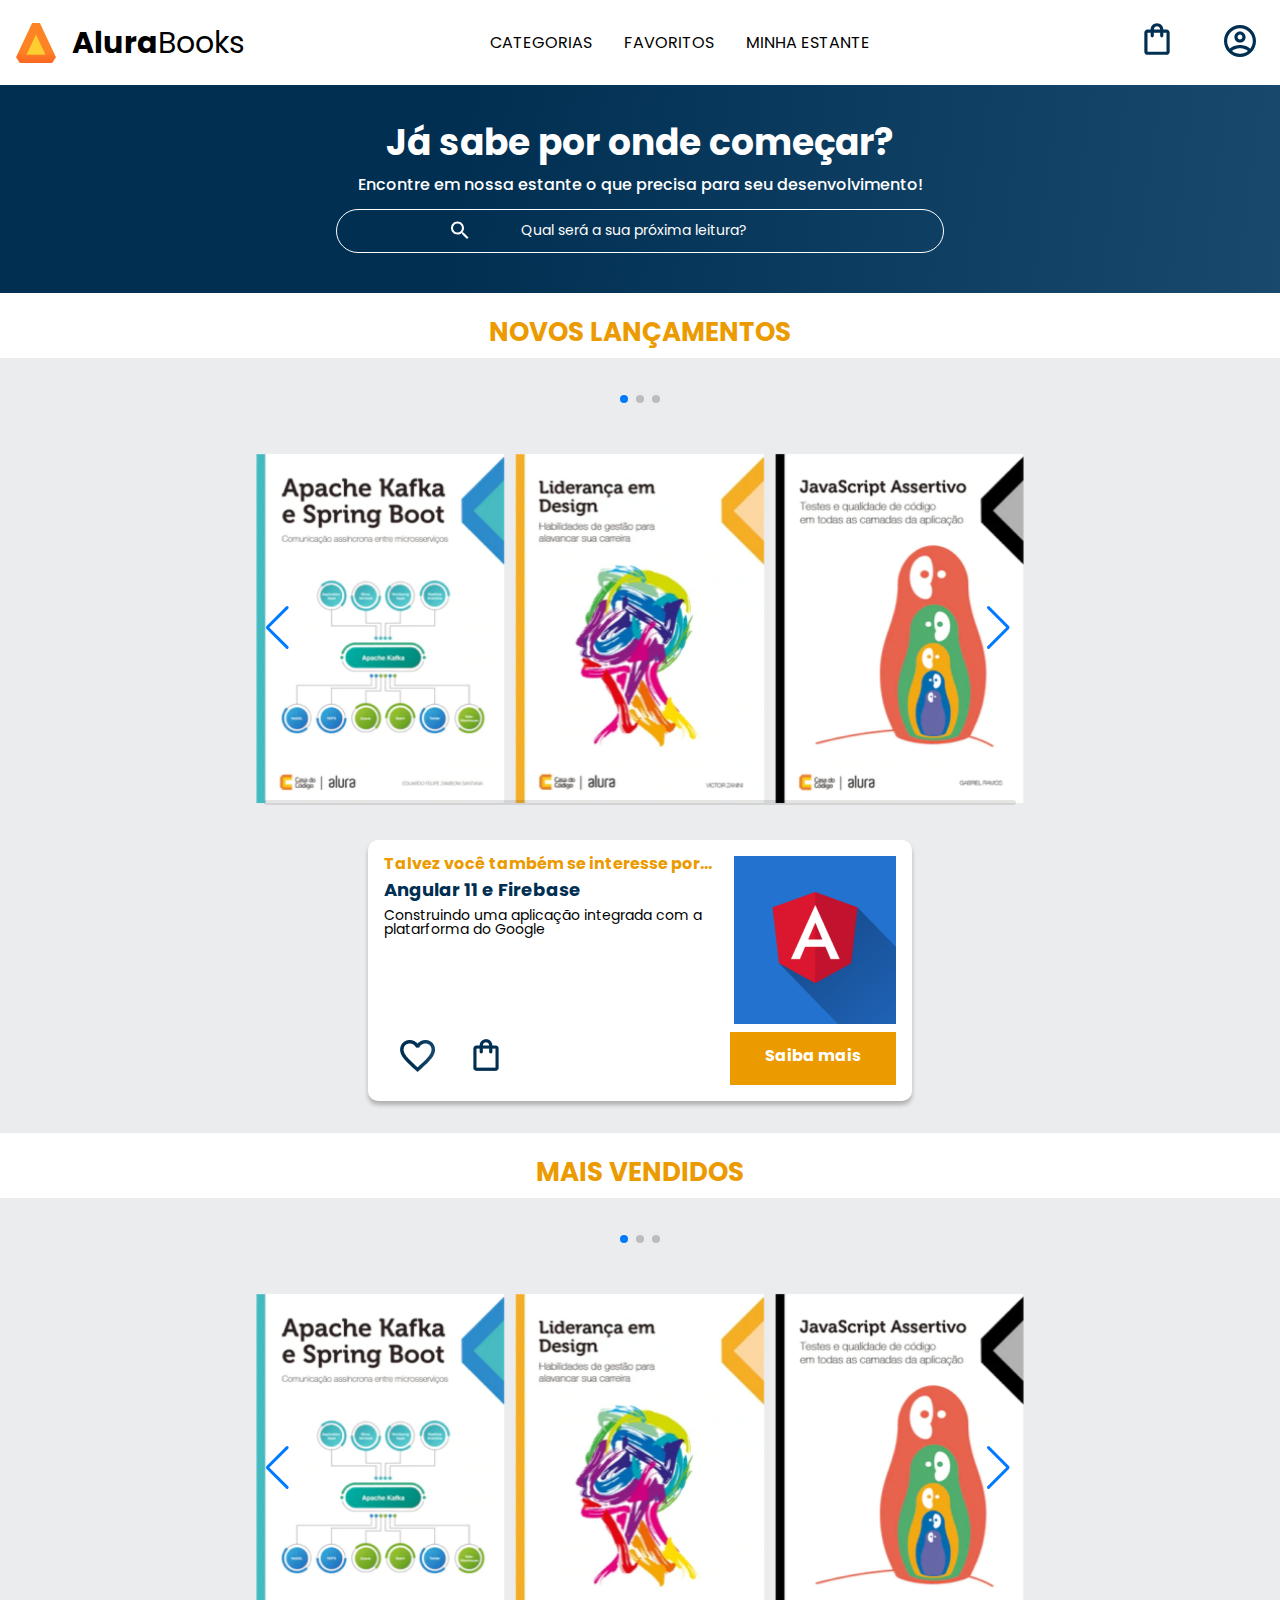
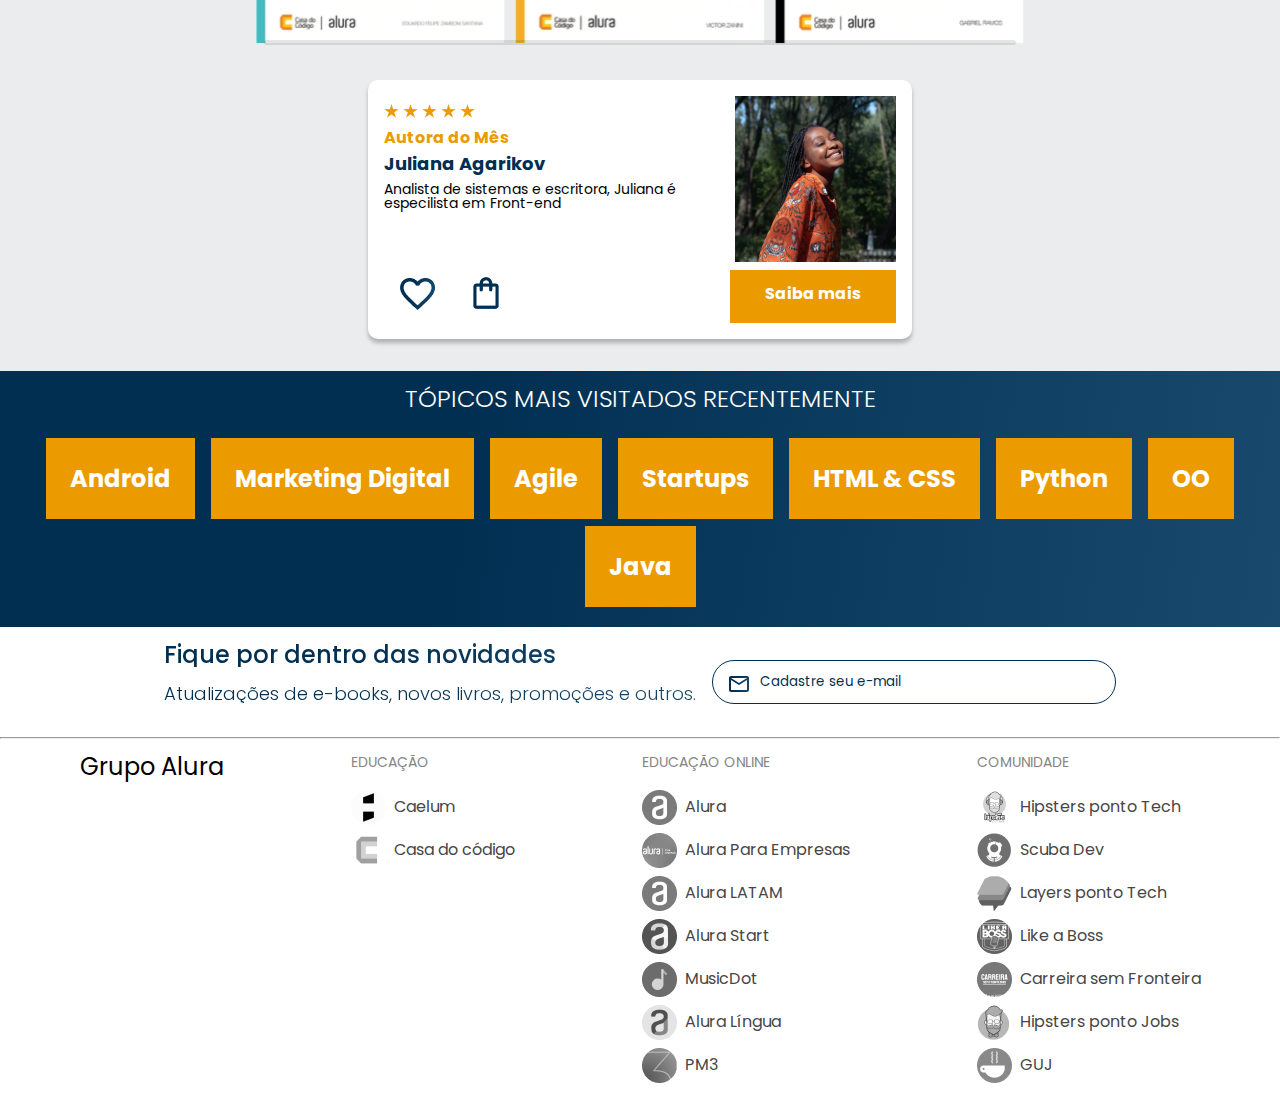
<file: Alura/1.3 Praticando HTML e CSS/Alura Books/index.html>
<!DOCTYPE html>
<html>
<head>
    <meta charset="UTF-8">
    <meta http-equiv="X-UA-Compatible" content="IE=edge">
    <meta name="viewport" content="width=device-width, initial-scale=1.0">
    <title>AluraBooks</title>
    <link rel="stylesheet" href="reset.css">
    <link rel="preconnect" href="https://fonts.googleapis.com">
    <link rel="preconnect" href="https://fonts.gstatic.com" crossorigin>
    <link href="https://fonts.googleapis.com/css2?family=Inter:wght@700&family=Montserrat:wght@100;400&family=Poppins:wght@300;400;500;700&display=swap" rel="stylesheet">
    <link href="https://fonts.googleapis.com/css2?family=Inter:wght@700&family=Josefin+Sans:wght@400;700&family=Montserrat:wght@100;400&display=swap" rel="stylesheet">
    <link rel="stylesheet" href="https://cdn.jsdelivr.net/npm/swiper@8/swiper-bundle.min.css"/>    
    <link rel="stylesheet" href="styles.css">
</head>
<body>
    <header class="cabecalho">
        <div class="container">
            <input type="checkbox" id="menu" class="container__botao">
            <label for="menu">
                 <span class="cabecalho__menu-hamburguer container__imagem"></span>
            </label>
            <ul class="lista-menu">
                <li class="lista-menu__titulo">Categorias</li>
                <li class="lista-menu__item">
                    <a href="#" class="lista-menu__link">Programação</a>
                </li>
                <li class="lista-menu__item">
                    <a href="#" class="lista-menu__link">Front-end</a>
                </li>
                <li class="lista-menu__item">
                    <a href="#" class="lista-menu__link">Infraestrutura</a>
                </li>
                <li class="lista-menu__item">
                    <a href="#" class="lista-menu__link">Business</a>
                </li>
                <li class="lista-menu__item">
                    <a href="#" class="lista-menu__link">Design & UX</a>
                </li>
            </ul>
        <img src="img/Logo.svg" alt="Logo da Alurabooks" class="container__imagem">
        <h1 class="container__titulo"><b class="container__titulo--negrito">Alura</b>Books</h1>
        </div>
        <ul class="opcoes">
            <input type="checkbox" id="opcoes-menu" class="opcoes__botao">
            <label for="opcoes-menu">                
            <li class="opcoes__item">Categorias</li>
        </label>
        <ul class="lista-menu">
            <li class="lista-menu__item">
                <a href="#" class="lista-menu__link">Programação</a>
            </li>
            <li class="lista-menu__item">
                <a href="#" class="lista-menu__link">Front-end</a>
            </li>
            <li class="lista-menu__item">
                <a href="#" class="lista-menu__link">Infraestrutura</a>
            </li>
            <li class="lista-menu__item">
                <a href="#" class="lista-menu__link">Business</a>
            </li>
            <li class="lista-menu__item">
                <a href="#" class="lista-menu__link">Design & UX</a>
            </li>
        </ul>
            <li class="opcoes__item"><a href="#" class="opcoes__link">Favoritos</a></li>
            <li class="opcoes__item"><a href="#" class="opcoes__link">Minha estante</a></li>
        </ul>
        <div class="container">
            <a href="#">
                <img src="img/Favoritos.svg" alt="Meus favoritos" 
                class="container__imagem container__imagem-transparente">
            </a>
            <a href="#" class="container__link">
                <img src="img/Compras.svg" alt="Sacola de compras" 
                class="container__imagem">
                <p class="container__texto">Minha sacola</p>
            </a>
            <a href="#" class="container__link">
                <img src="img/Usuário.svg" alt="Meu perfil" 
                class="container__imagem">
                <p class="container__texto">Meu perfil</p>
            </a>
        </div>
    </header>  
    <section class="banner">
        <h2 class="banner__titulo"> Já sabe por onde começar?</h2>
        <p class="banner__texto">Encontre em nossa estante o que precisa para seu desenvolvimento!</p>
        <input type="search" class="banner__pesquisa" placeholder="Qual será a sua próxima leitura?">
    </section>
    <section class="carrossel">
        <h2 class="carrossel__titulo">Novos Lançamentos</h2>
        <!-- Slider main container -->
        <div class="carrossel__container"></div>
        <div class="carrossel__container">
            <div class="swiper">
                <!-- Additional required wrapper -->
                <!-- If we need pagination -->
                <div class="swiper-pagination"></div>
                <div class="swiper-wrapper">
                    <!-- Slides -->
                    <div class="swiper-slide"><img src="img/ApacheKafka.png" alt="Livro sobre apache kafka e spring boot da alura AluraBooks"></div>
                    <div class="swiper-slide"><img src="img/Liderança.png" alt="Livro sobre liderança em design do alurabooks"></div>
                    <div class="swiper-slide"><img src="img/Javascript.png" alt="Livro sobre Javascript assertivo da alura AluraBooks"></div>
                    <div class="swiper-slide"><img src="img/Guia Front-end.png" alt="Livro sobre Front-end da alura AluraBooks"></div>
                    <div class="swiper-slide"><img src="img/Portugol.png" alt="Livro sobre Portugol da alura AluraBooks"></div>
                </div>       
                <!-- If we need navigation buttons -->
                <div class="swiper-button-prev"></div>
                <div class="swiper-button-next"></div>
                <!-- If we need scrollbar -->
                <div class="swiper-scrollbar"></div>
            </div>
            <div class="card">
                <!-- 1ª linha -->
                <div class="card__descricao">
                    <!-- 1ª coluna -->
                    <div class="descricao">
                        <h3 class="descricao__titulo">Talvez você também se interesse por...</h3>
                        <h2 class="descricao__titulo-livro">Angular 11 e Firebase</h2>
                        <p class="descricao__texto">Construindo uma aplicação integrada com a platarforma do Google</p>
                    </div>
                    <!-- 2ª coluna -->
                    <img src="img/Angular.png" class="descricao__imagem" alt="logo do angular">
                </div>

                <!-- 2ª linha -->
                <div class="card__botoes">
                    <!-- 1ª coluna -->
                    <ul class="botoes">
                        <li class="botoes__item"> <img src="img/Favoritos.jpg" alt="favoritar livro"></li>
                        <li class="botoes__item"> <img src="img/Compras.jpg" alt="adicionar carrinho de compras"></li>
                    </ul>
                    <!-- 2ª coluna -->
                    <a href="#" class="botoes__ancora">Saiba mais</a>
                </div>
            </div>    
        </div>
    </section> 

    <section class="carrossel">
        <h2 class="carrossel__titulo">Mais vendidos</h2>
        <!-- Slider main container -->
        <div class="carrossel__container">
            <div class="swiper">
                <!-- Additional required wrapper -->
                <!-- If we need pagination -->
                <div class="swiper-pagination"></div>
                <div class="swiper-wrapper">
                    <!-- Slides -->
                    <div class="swiper-slide"><img src="img/ApacheKafka.png" alt="Livro sobre apache kafka e spring boot da alura AluraBooks"></div>
                    <div class="swiper-slide"><img src="img/Liderança.png" alt="Livro sobre liderança em design do alurabooks"></div>
                    <div class="swiper-slide"><img src="img/Javascript.png" alt="Livro sobre Javascript assertivo da alura AluraBooks"></div>
                    <div class="swiper-slide"><img src="img/Guia Front-end.png" alt="Livro sobre Front-end da alura AluraBooks"></div>
                    <div class="swiper-slide"><img src="img/Portugol.png" alt="Livro sobre Portugol da alura AluraBooks"></div>
                </div>       
                <!-- If we need navigation buttons -->
                <div class="swiper-button-prev"></div>
                <div class="swiper-button-next"></div>
                <!-- If we need scrollbar -->
                <div class="swiper-scrollbar"></div>
            </div>
            <div class="card">
                <!-- 1ª linha -->
                <div class="card__descricao">
                    <!-- 1ª coluna -->
                    <div class="descricao">
                        <img  class="descricao__estrelas" src="img/Estrelinhas.png" alt="estrelas">
                        <h3 class="descricao__titulo">Autora do Mês</h3>
                        <h2 class="descricao__titulo-livro">Juliana Agarikov</h2>
                        <p class="descricao__texto">Analista de sistemas e escritora, Juliana é especilista em Front-end</p>
                    </div>
                    <!-- 2ª coluna -->
                    <img src="img/Perfil-escritora 1-1.png" class="descricao__imagem" alt="logo do angular">
                </div>
                <!-- 2ª linha -->
                <div class="card__botoes">
                    <!-- 1ª coluna -->
                    <ul class="botoes">
                        <li class="botoes__item"> <img src="img/Favoritos.jpg" alt="favoritar livro"></li>
                        <li class="botoes__item"> <img src="img/Compras.jpg" alt="adicionar carrinho de compras"></li>
                    </ul>
                    <!-- 2ª coluna -->
                    <a href="#" class="botoes__ancora">Saiba mais</a>
                </div>
            </div>
        </div>    
    </section> 
    <section class="topicos">
        <h2 class="topicos__titulo">TÓPICOS MAIS VISITADOS RECENTEMENTE</h2>
        <ul class="topicos__lista">
            <li class="topicos__item">
                <a href="#" class="topicos__link">Android</a>
            </li>
            <li class="topicos__item">
                <a href="#" class="topicos__link">Marketing Digital</a>
            </li>
            <li class="topicos__item">
                <a href="#" class="topicos__link">Agile</a>
            </li>
            <li class="topicos__item">
                <a href="#" class="topicos__link">Startups</a>
            </li>
            <li class="topicos__item">
                <a href="#" class="topicos__link">HTML & CSS</a>
            </li>
            <li class="topicos__item">
                <a href="#" class="topicos__link">Python</a>
            </li>
            <li class="topicos__item">
                <a href="#" class="topicos__link">OO</a>
            </li>
            <li class="topicos__item">
                <a href="#" class="topicos__link">Java</a>
            </li>
        </ul>
    </section>
    <section class="contato">
        <div class="contato__descricao">
            <h2 class="contato__titulo">Fique por dentro das novidades</h2>
            <p class="contato__texto">Atualizações de e-books, novos livros, promoções e outros.</p>
        </div>
        <input type="email" placeholder="Cadastre seu e-mail" class="contato__email">
    </section>
    <hr />
    <footer class="rodape">
        <h2 class="rodape__titulo">Grupo Alura</h2>
        <ul class="lista-rodape">
            <li class="lista-rodape__titulo">EDUCAÇÃO</li>
            <li class="lista-rodape__item">
                <img src="img/Caelum.png" alt="Logo casa do código">
                <a href="#" class="lista-rodape__link">Caelum</a>
            </li>
            <li class="lista-rodape__item">
                <img src="img/CasaDoCodigo.png" alt="Logo casa do código">
                <a href="#" class="lista-rodape__link">Casa do código</a>
            </li>            
        </ul>
        <ul class="lista-rodape">
            <li class="lista-rodape__titulo">EDUCAÇÃO ONLINE</li>
            <li class="lista-rodape__item">
                <img src="img/Alura.png" alt="Logo casa do código">
                <a href="#" class="lista-rodape__link">Alura</a>
            </li>
            <li class="lista-rodape__item">
                <img src="img/AluraEmpresas.png" alt="Logo casa do código">
                <a href="#" class="lista-rodape__link">Alura Para Empresas</a>
            </li>
            <li class="lista-rodape__item">
                <img src="img/AluraLatam.png" alt="Logo casa do código">
                <a href="#" class="lista-rodape__link">Alura LATAM</a>
            </li>
            <li class="lista-rodape__item">
                <img src="img/AluraStart.png" alt="Logo casa do código">
                <a href="#" class="lista-rodape__link">Alura Start</a>
            </li>
            <li class="lista-rodape__item">
                <img src="img/MusicDot.png" alt="Logo casa do código">
                <a href="#" class="lista-rodape__link">MusicDot</a>
            </li>
            <li class="lista-rodape__item">
                <img src="img/AluraLingua.png" alt="Logo casa do código">
                <a href="#" class="lista-rodape__link">Alura Língua</a>
            </li>
            <li class="lista-rodape__item">
                <img src="img/PM3.png" alt="Logo casa do código">
                <a href="#" class="lista-rodape__link">PM3</a>
            </li>
        </ul>  
        <ul class="lista-rodape">
            <li class="lista-rodape__titulo">COMUNIDADE</li>
            <li class="lista-rodape__item">
                <img src="img/HipstersTech.png" alt="Logo casa do código">
                <a href="#" class="lista-rodape__link">Hipsters ponto Tech</a>
            </li>
            <li class="lista-rodape__item">
                <img src="img/Scuba.png" alt="Logo casa do código">
                <a href="#" class="lista-rodape__link">Scuba Dev</a>
            </li>
            <li class="lista-rodape__item">
                <img src="img/Layers.png" alt="Logo casa do código">
                <a href="#" class="lista-rodape__link">Layers ponto Tech</a>
            </li>
            <li class="lista-rodape__item">
                <img src="img/LikeABoss.png" alt="Logo casa do código">
                <a href="#" class="lista-rodape__link">Like a Boss</a>
            </li>
            <li class="lista-rodape__item">
                <img src="img/CarreiraSemFronteira.png" alt="Logo casa do código">
                <a href="#" class="lista-rodape__link">Carreira sem Fronteira</a>
            </li>
            <li class="lista-rodape__item">
                <img src="img/HipstersJobs.png" alt="Logo casa do código">
                <a href="#" class="lista-rodape__link">Hipsters ponto Jobs</a>
            </li>
            <li class="lista-rodape__item">
                <img src="img/GUJ.png" alt="Logo casa do código">
                <a href="#" class="lista-rodape__link">GUJ</a>
            </li>
        </ul>      
    </footer>
    <script src="https://cdn.jsdelivr.net/npm/swiper@8/swiper-bundle.min.js"></script>
    <script>
        const swiper = new Swiper('.swiper', {
            speed: 400,
            spaceBetween: 10,
            slidesPerView: 3,
            pagination: {
                el: '.swiper-pagination',
                type: 'bullets',
            },
        });    
    </script>
</body>
</html>
</file>
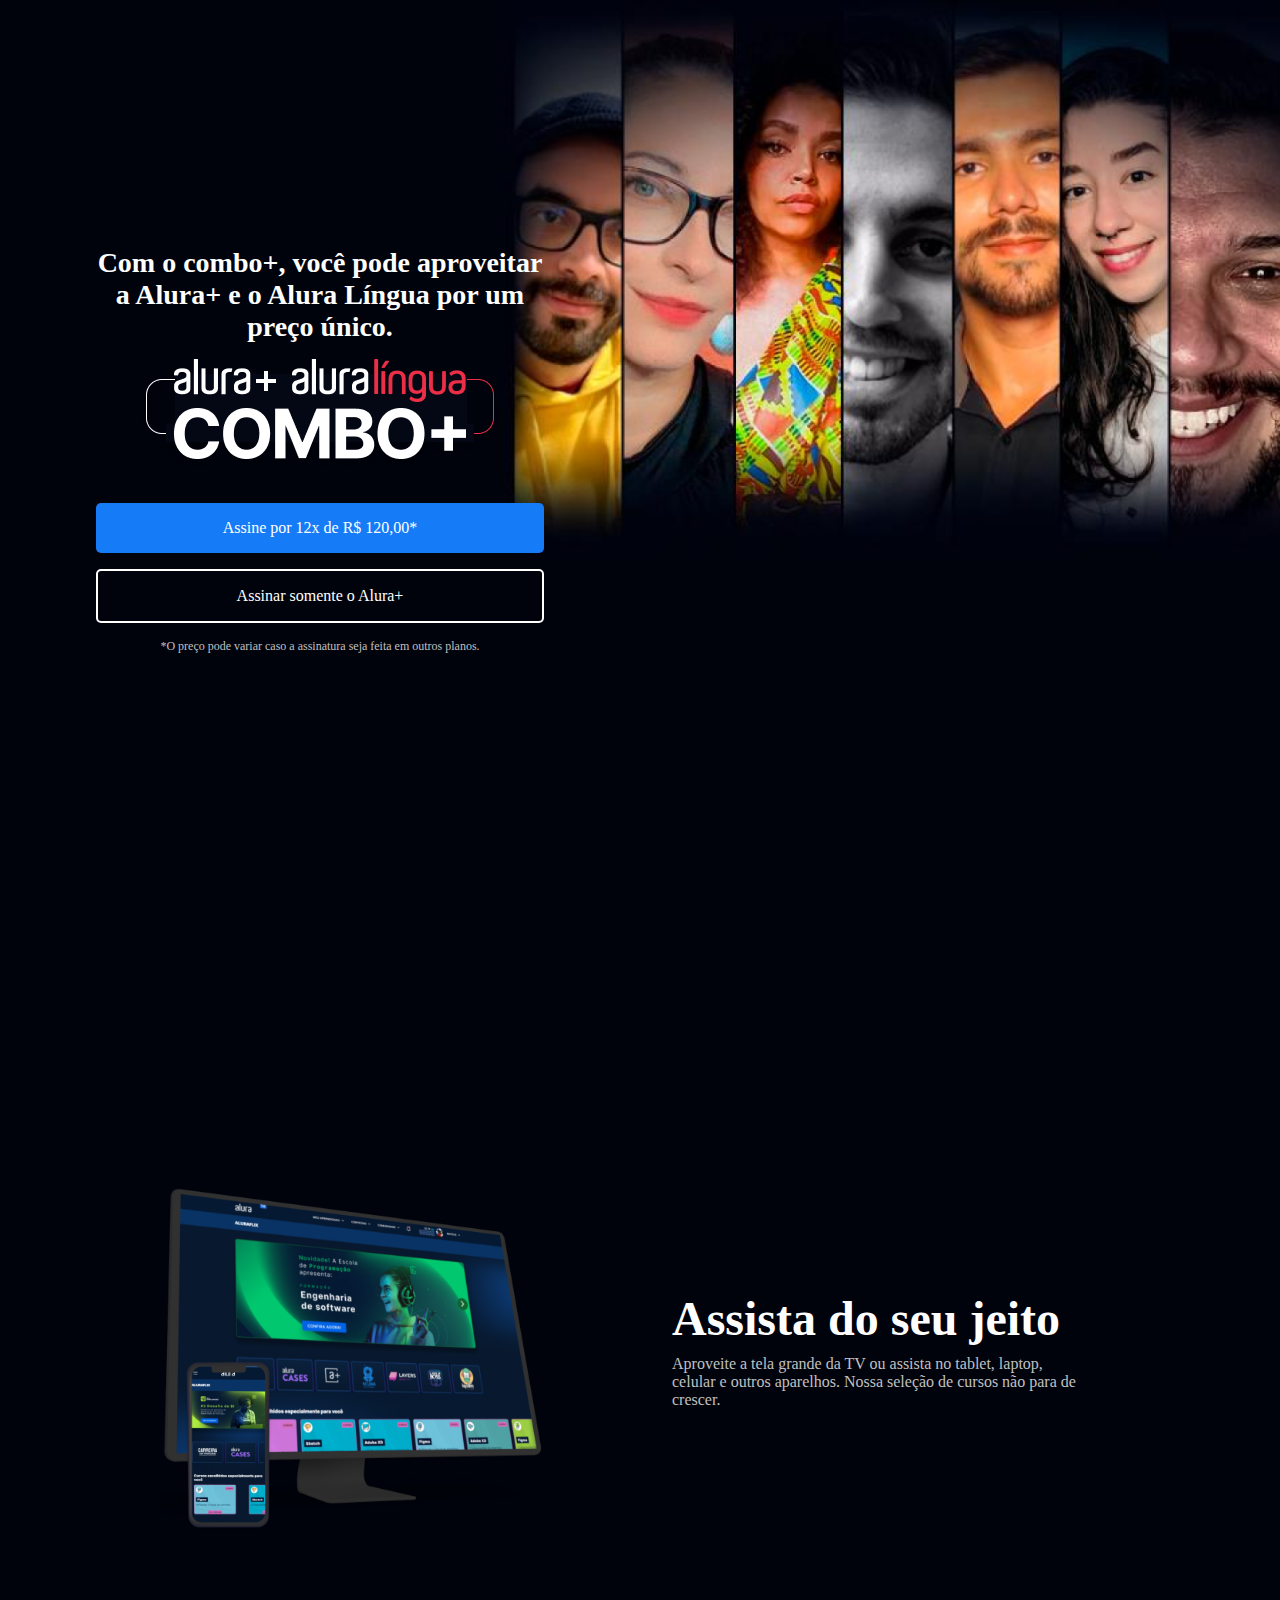
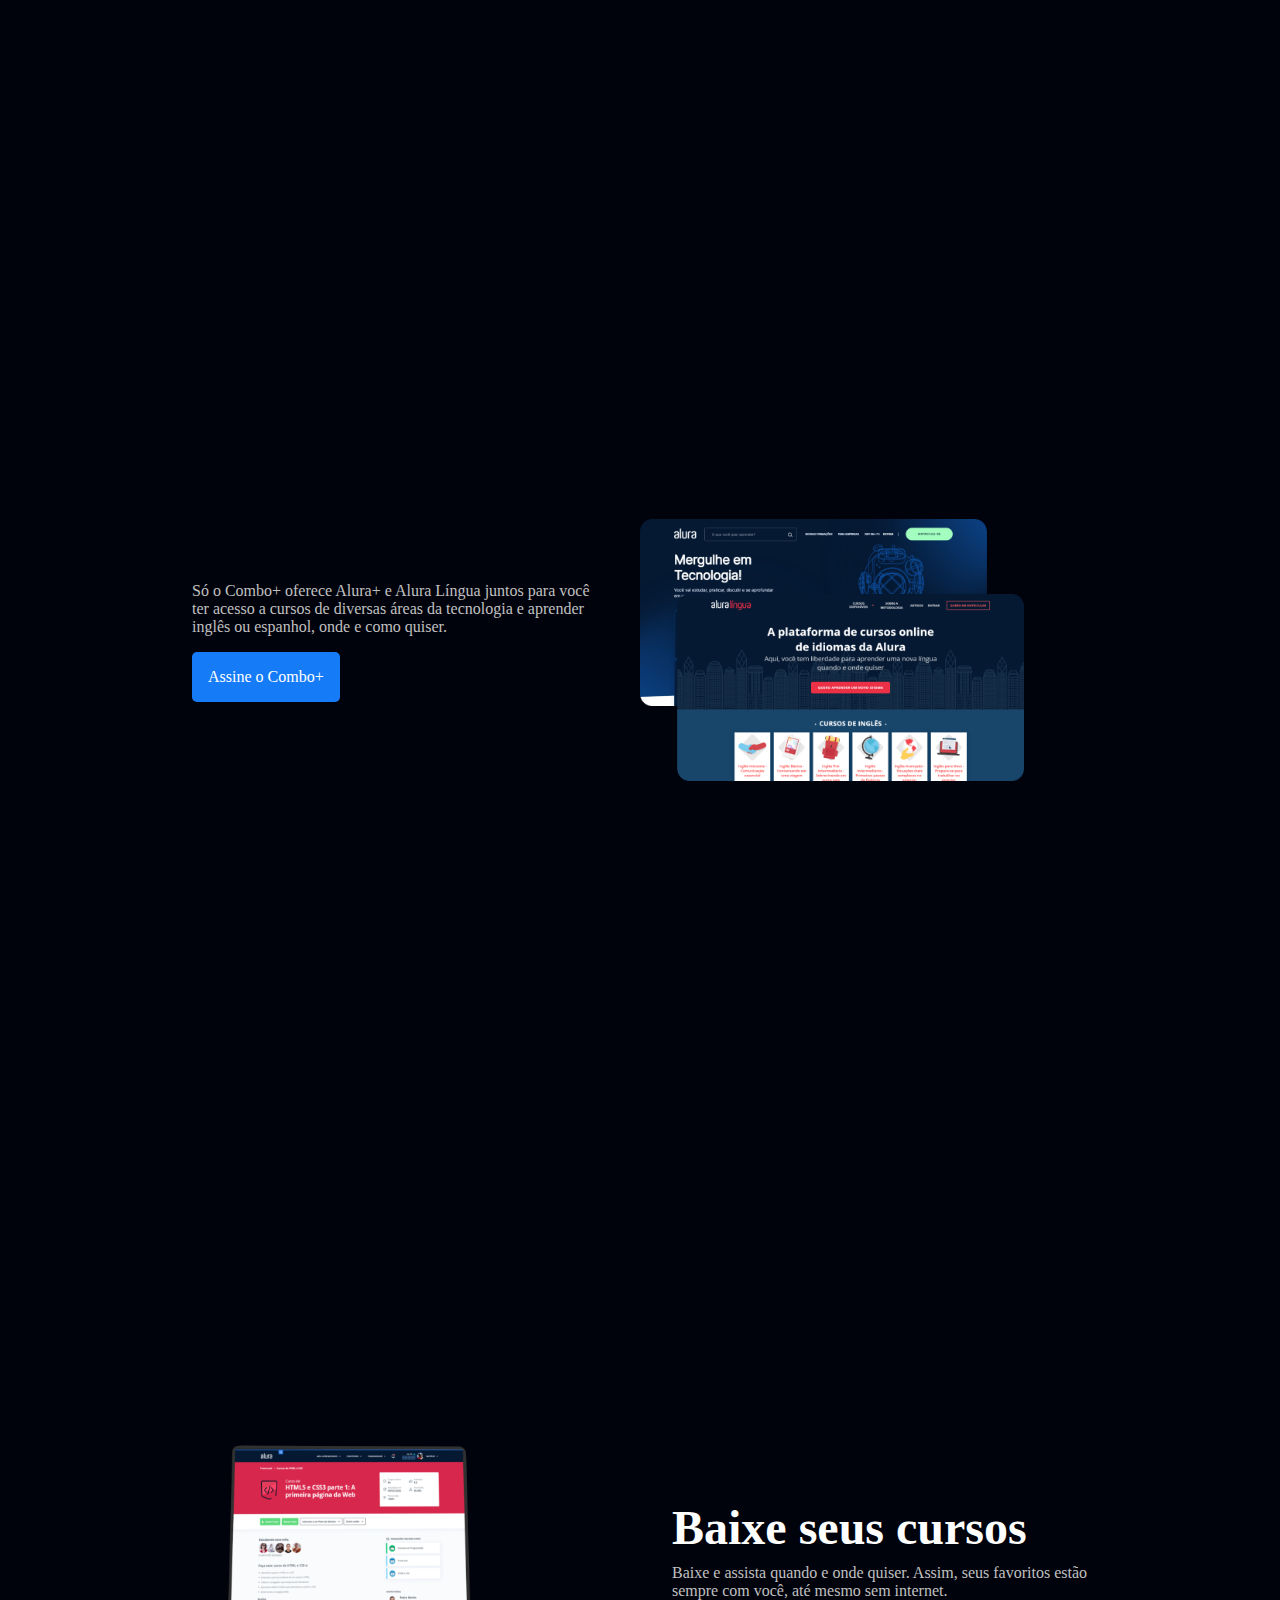
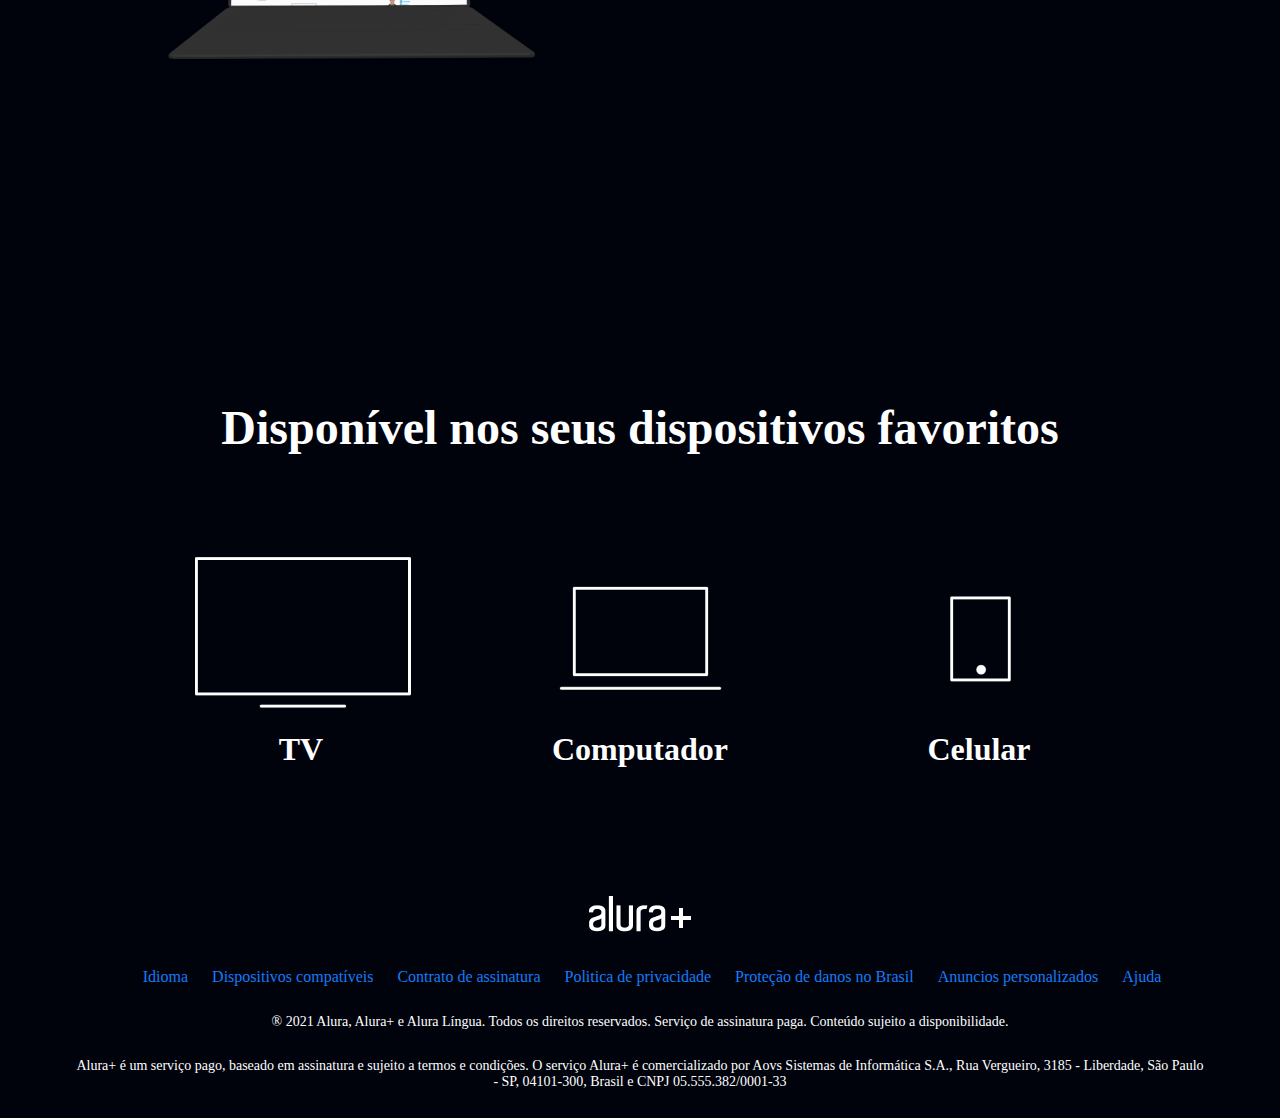
<file: Alura/1.3 Praticando HTML e CSS/Alura Plus/index.html>
<!DOCTYPE html>
<html lang="pt-br">
<head>
    <meta charset="UTF-8">
    <meta http-equiv="X-UA-Compatible" content="IE=edge">
    <meta name="viewport" content="width=device-width, initial-scale=1.0">
    <link rel="stylesheet" href="styles.css">
    <link rel="preconnect" href="https://fonts.googleapis.com">
    <link rel="preconnect" href="https://fonts.gstatic.com" crossorigin>
    <link href="https://fonts.googleapis.com/css2?family=Inter:wght@700&family=Montserrat:wght@100;400&display=swap" rel="stylesheet">
    <title>Alura Plus</title>
</head>
<body>
    <section class="container principal">
        <div class="container__caixa">
            <h1 class="container__titulo">Com o combo+, você pode aproveitar a Alura+ e o Alura Língua por um preço único.</h1>
            <img class="container__imagem" src="img/Combo.png" alt="O combo+ é junção do alura+ eo alura lingua">
            <a href="www.alura.com.br" class="container__botao">Assine por 12x de R$ 120,00*</a>
            <a href="www.alura.com.br" class="container__botao botao_secundario">Assinar somente o Alura+</a>
            <p class="container__aviso">*O preço pode variar caso a assinatura seja feita em outros planos.</p>
        </div>        
    </section>    


    <section class="container secundario">
        <img class="secundario__imagem" src="img/Plataformas.png" alt="Um monitor e um celular com o alura plus aberto">
        <div class="container__descricao">
            <h2 class="descricao__titulo">Assista do seu jeito</h2>
            <p class="descricao__texto">Aproveite a tela grande da TV ou assista no tablet, laptop, celular e outros aparelhos. 
                Nossa seleção de cursos não para de crescer.</p>            

        </div>
    </section>

    <section class="container secundario">
        <div class="container__descricao">
            <p class="descricao__texto">Só o Combo+ oferece Alura+ e Alura Língua juntos para você ter acesso a cursos de diversas 
                áreas da tecnologia e aprender inglês ou espanhol, onde e como quiser.</p>
            <a href="www.alura.com.br" class="container__botao secundario__botao">Assine o Combo+</a>     
        </div>
        <img src="img/Telas.png" alt="Tela da alura plus e da alura lingua"  class="secundario__imagem">
    </section>

    <section class="container secundario">
        <img class="secundario__imagem" src="img/Notebook.png" alt="Um monitor com cursos para download">
        <div class="container__descricao">
            <h2 class="descricao__titulo">Baixe seus cursos</h2>
            <p class="descricao__texto">Baixe e assista quando e onde quiser. Assim, seus favoritos estão sempre com você, até mesmo sem 
                internet.</p>
        </div>
    </section>

    <section class="dispositivos">
        <h2 class="dispositivos__titulo">Disponível nos seus dispositivos favoritos</h2>
        <ul class="dispositivos__lista">
            <li>
                <img src="img/tv.png" alt="ícone de televisão">
                <h3 class="lista__item">TV </h3>
            </li>
            <li>
                <img src="img/computador.png" alt="ícone de computador">
                <h3 class="lista__item">Computador </h3>
            </li>
            <li>
                <img src="img/celular.png" alt="ícone de celular">
                <h3 class="lista__item">Celular </h3>
            </li>
        </ul>
    </section>
</body>
<footer class="rodape">
    <img src="img/Logo.png" alt="logo do alura+" class="rodape__logo">
    <ul class="rodape__lista">
        <li class="lista__link">
            <a href="#">Idioma</a>
        </li>
        <li class="lista__link">
            <a href="#">Dispositivos compatíveis</a>
        </li>
        <li class="lista__link">
            <a href="#">Contrato de assinatura</a>
        </li>
        <li class="lista__link">
            <a href="#">Politica de privacidade</a>
        </li>
        <li class="lista__link">
            <a href="#">Proteção de danos no Brasil</a>
        </li>
        <li class="lista__link">
            <a href="#">Anuncios personalizados</a>
        </li>
        <li class="lista__link">
            <a href="#">Ajuda</a> 
        </li>  
    </ul>    
        <p class="rodape__texto">® 2021 Alura, Alura+ e Alura Língua. Todos os direitos reservados. Serviço de assinatura paga. Conteúdo sujeito a disponibilidade.</p> 
        <p class="rodape__texto">Alura+ é um serviço pago, baseado em assinatura e sujeito a termos e condições. O serviço Alura+ é comercializado por Aovs Sistemas de 
            Informática S.A., Rua Vergueiro, 3185 - Liberdade, São Paulo - SP, 04101-300, Brasil e CNPJ 05.555.382/0001-33</p>        
</footer>
</html>
</file>
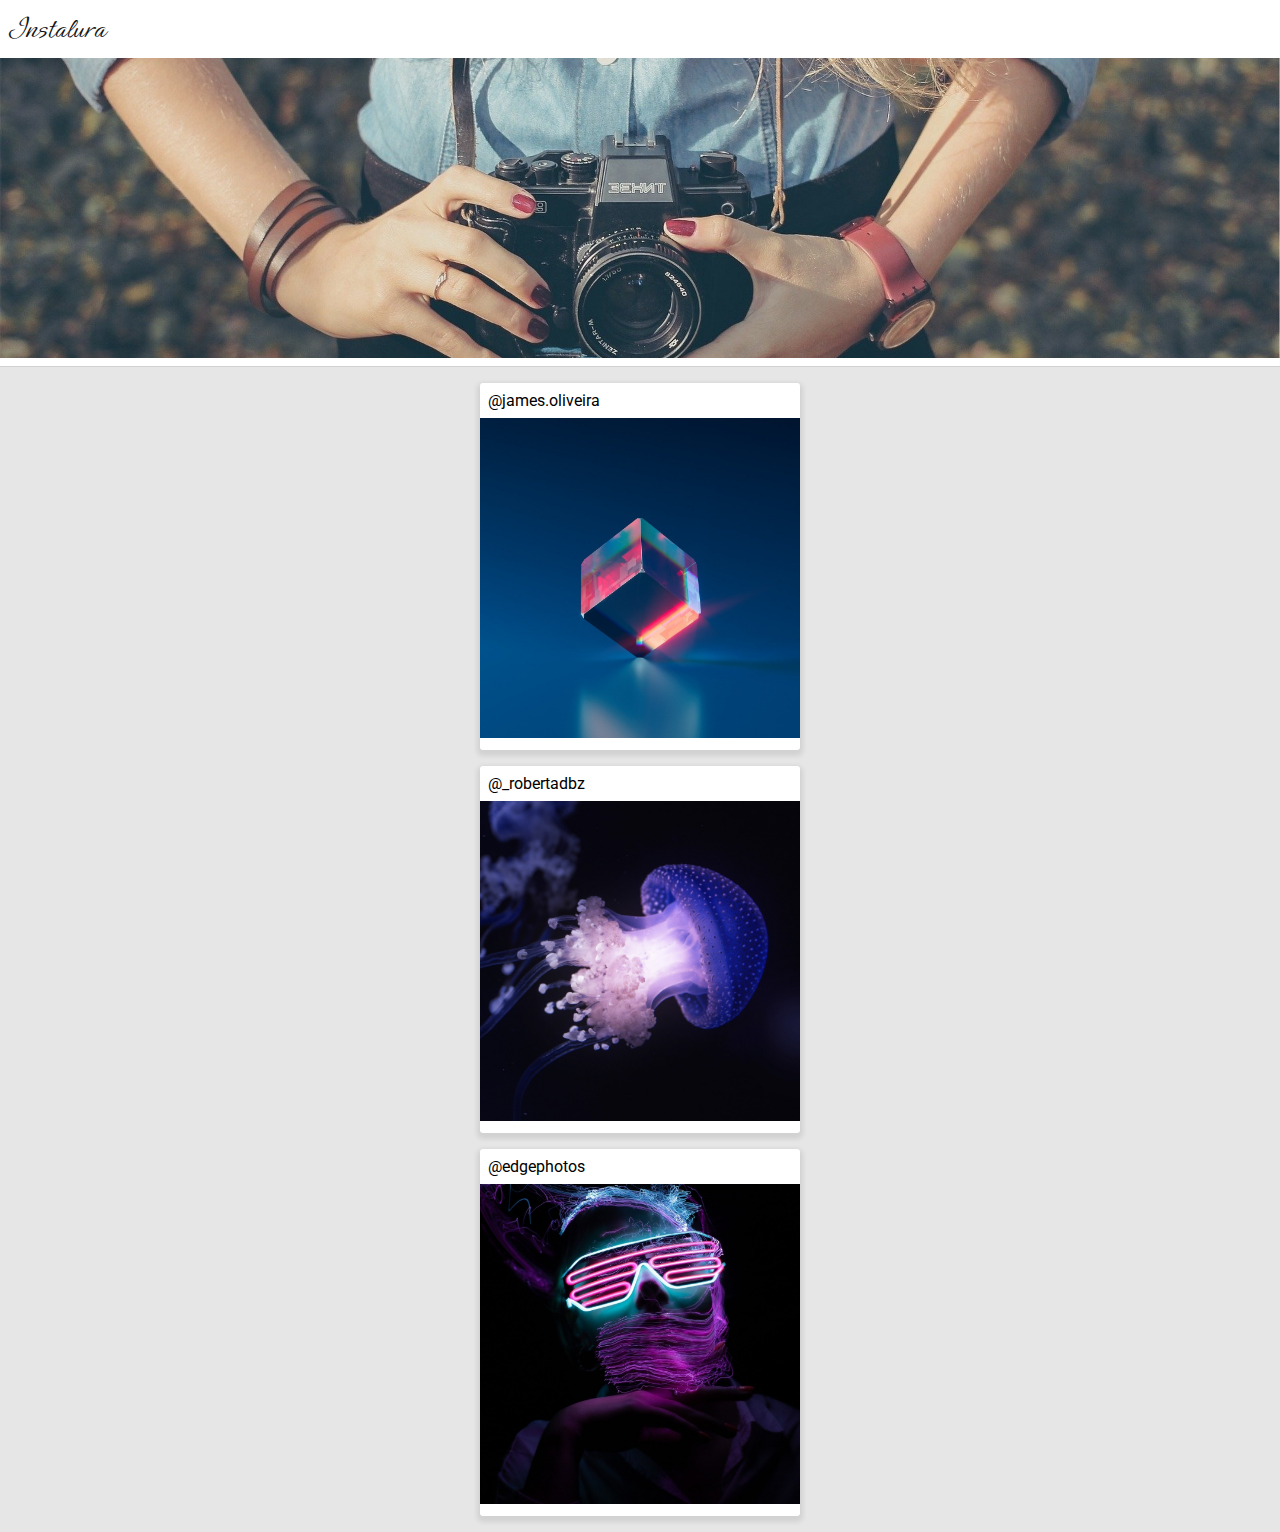
<file: Alura/1.2 CSS dispondo elementos com flexbox e grid/Instalura/post-srcset-master/index.html>
<!DOCTYPE html>
<html lang="pt-br">
<head>
    <meta charset="UTF-8">
    <meta http-equiv="X-UA-Compatible" content="IE=edge">
    <meta name="viewport" content="width=device-width, initial-scale=1.0">
    <title>Instalura</title>
    <link rel="preconnect" href="https://fonts.googleapis.com">
    <link rel="preconnect" href="https://fonts.gstatic.com" crossorigin>
    <link href="https://fonts.googleapis.com/css2?family=Ephesis&family=Roboto:wght@400;700&display=swap" rel="stylesheet">
    <link rel="stylesheet" href="assets/css/index.css">
</head>
<body>
    <header class="cabecalho">
        <h1 class="cabecalho__titulo">Instalura</h1>
        <picture class="cabecalho__banner">
            <source media="(min-width: 1024px)" srcset="assets/img/banner-desktop.jpg">
            <img src="assets/img/banner-mobile.jpg" alt="Capa do Instalura">
        </picture>
    </header>
    <main class="posts">
        <article class="post">
            <p class="perfil">@james.oliveira</p>
            <img srcset="assets/img/glass-480.jpg 480w, assets/img/glass-720.jpg 720w, assets/img/glass-1080.jpg 1080w" src="assets/img/glass-480.jpg" alt="Foto de um cubo feito de vidro">
        </article>
        <article class="post">
            <p class="perfil">@_robertadbz</p>
            <img srcset="assets/img/jelly-480.jpg 480w, assets/img/jelly-720.jpg 720w, assets/img/jelly-1080.jpg 1080w" src="assets/img/jelly-480.jpg" alt="Foto de um cubo feito de vidro">
        </article>
        <article class="post">
            <p class="perfil">@edgephotos</p>
            <img srcset="assets/img/neon-480.jpg 480w, assets/img/neon-720.jpg 720w, assets/img/neon-1080.jpg 1080w" src="assets/img/neon-480.jpg" alt="Foto de um cubo feito de vidro">
        </article>
    </main>
</body>
</html>
</file>
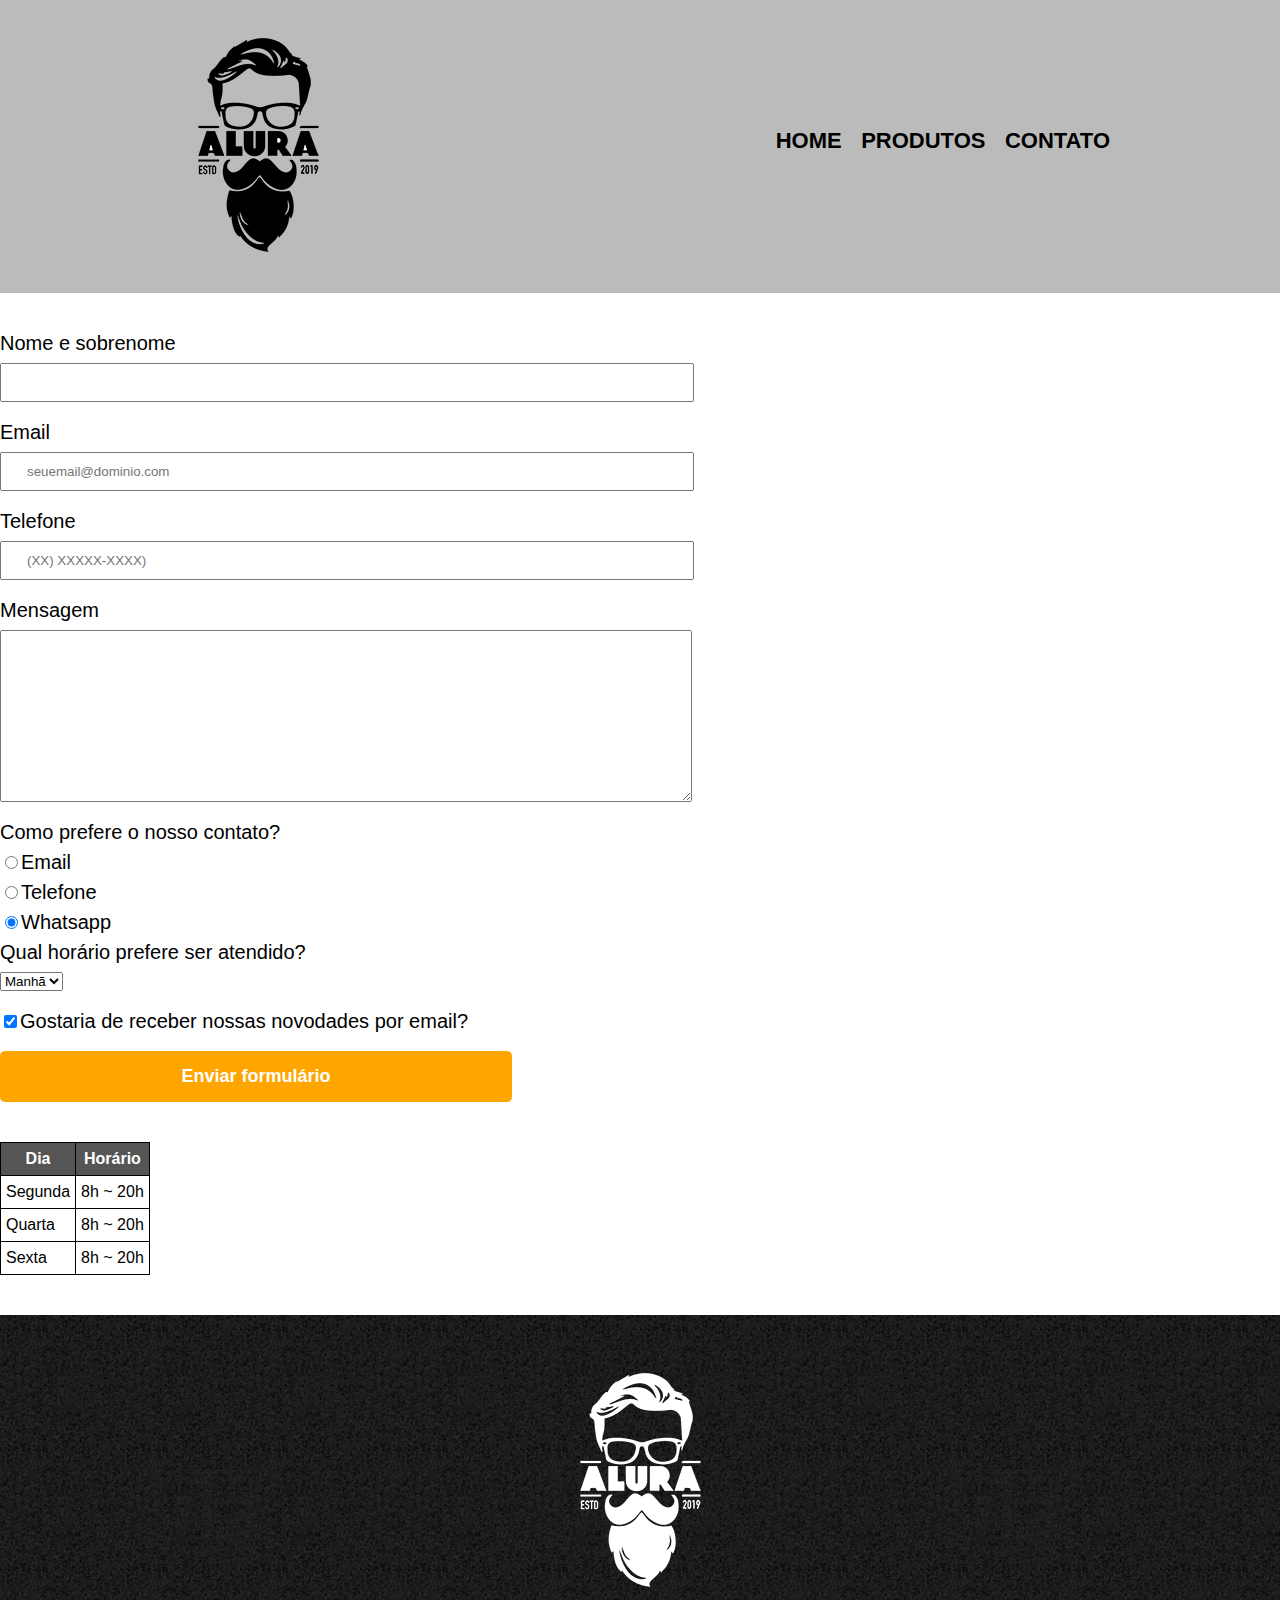
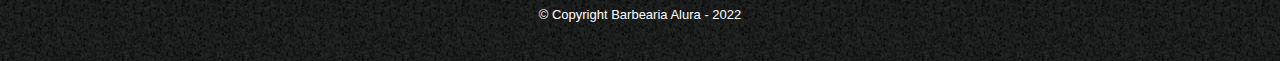
<file: Alura/1.1 HTML5 CSS3/Barbearia Alura/contato.html>
<!DOCTYPE html>
<html>
    <head>
        <meta charset="UTF-8">
        <title>Contato - Barbearia Alura</title>

        <link rel="stylesheet" href="reset.css">
        <link rel="stylesheet" href="style.css">
    </head>    
    <body>
        <header>
            <div class="caixa">
                    <h1><img src="logo.png" alt="Logo da Barbearia Alura"></h1>

                <nav>
                    <ul>
                        <li><a href="index.html">Home</a></li>
                        <li><a href="produtos.html">Produtos</a></li>
                        <li><a href="contato.html">Contato</a></li>
                    </ul>
                </nav>
            </div>            
        </header>

        <main>
            <form>
                <label for="nomeesobrenome">Nome e sobrenome</label> 
                <input type="text" id="nomeesobrenome" class="input-padrao" required>

                <label for="email">Email</label> 
                <input type="email" id="email" class="input-padrao" required placeholder="seuemail@dominio.com">

                <label for="telefone">Telefone</label> 
                <input type="tel" id="telefone" class="input-padrao" required  placeholder="(XX) XXXXX-XXXX)">
                
                <label for="mensagem">Mensagem</label> 
                <textarea cols="70" rows="10" id="mensagem" class="input-padrao" required></textarea>

                <fieldset>
                    <legend>Como prefere o nosso contato?</legend>
                    <label for="radio-email"><input type="radio" name="contato" value="email" id="radio-email">Email</label> 
                   
                    <label for="radio-telefone"><input type="radio" name="contato" value="telefone" id="radio-telefone">Telefone</label> 
                    
                    <label for="radio-whatsapp"><input type="radio" name="contato" value="Whatsapp" id="radio-whatsapp" checked>Whatsapp</label> 
                </fieldset>

                <fieldset>
                    <legend>Qual horário prefere ser atendido?</legend>
                    <select>
                        <option>Manhã</option>
                        <option>Tarde</option>
                        <option>Noite</option>
                    </select>
                </fieldset>                

               <label class="checkbox"><input type="checkbox" checked>Gostaria de receber nossas novodades por email?</label>

                <input type="submit" value="Enviar formulário" class="enviar">
            </form>         
            
            <table>
                <thead>
                    <tr>
                        <th>Dia</th>
                        <th>Horário</th>
                    </tr>
                </thead>

                <tbody>
                    <tr>
                        <td>Segunda</td>
                        <td>8h ~ 20h</td>
                    </tr>
                    <tr>
                        <td>Quarta</td>
                        <td>8h ~ 20h</td>
                    </tr>
                    <tr>
                        <td>Sexta</td>
                        <td>8h ~ 20h</td>
                    </tr>
                </tbody>               
            </table>
        </main>

        <footer>
            <img src="logo-branco.png" alt="Logo da Barbearia Alura">
            <p class="copyright">&copy; Copyright Barbearia Alura - 2022</p>
        </footer>
    </body>
</html>
</file>
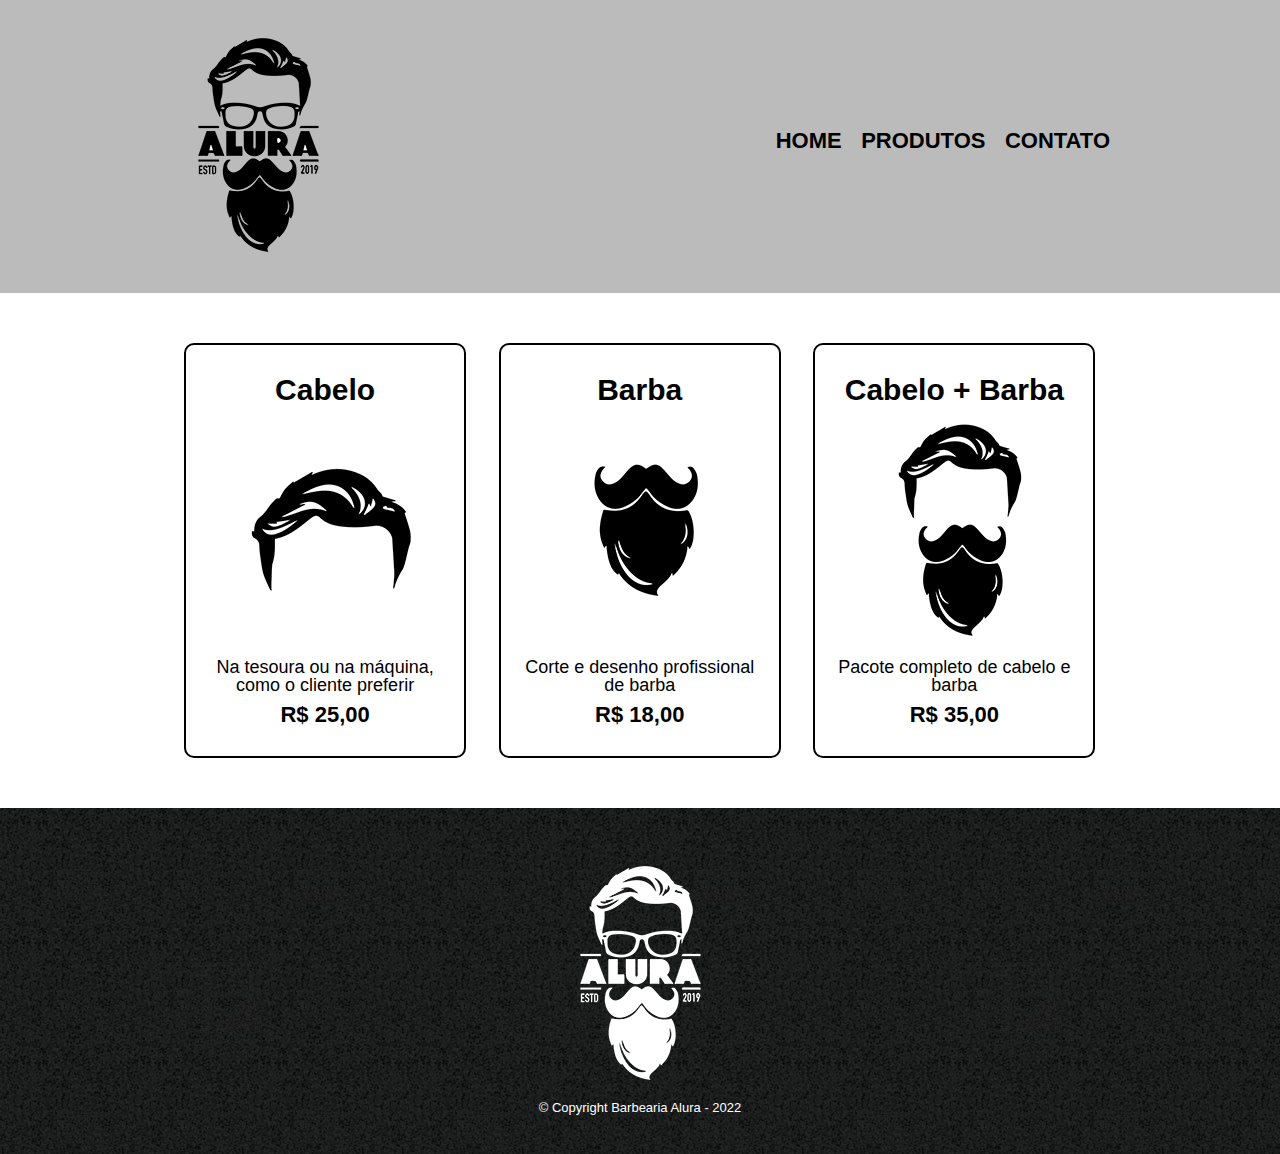
<file: Alura/1.1 HTML5 CSS3/Barbearia Alura/produtos.html>
<!DOCTYPE html>
<html>
    <head>
        <meta charset="UTF-8">
        <title>Produtos Barbearia Alura</title>

        <link rel="stylesheet" href="reset.css">
        <link rel="stylesheet" href="style.css">
    </head>    
    <body>
        <header>
            <div class="caixa">
                    <h1><img src="logo.png"></h1>

                <nav>
                    <ul>
                        <li><a href="index.html">Home</a></li>
                        <li><a href="produtos.html">Produtos</a></li>
                        <li><a href="contato.html">Contato</a></li>
                    </ul>
                </nav>
            </div>            
        </header>

        <main>
            <ul class="produtos">
                <li>
                    <h2>Cabelo</h2>
                    <img src="cabelo.jpg">
                    <p class="produto-descricao">Na tesoura ou na máquina, como o cliente preferir</p>
                    <p class="produto-preco">R$ 25,00</p>
                </li>
                <li>
                    <h2>Barba</h2>
                    <img src="barba.jpg">
                    <p class="produto-descricao">Corte e desenho profissional de barba</p>
                    <p class="produto-preco">R$ 18,00</p>
                </li>
                <li>
                    <h2>Cabelo + Barba</h2>
                    <img src="cabelo+barba.jpg">
                    <p class="produto-descricao">Pacote completo de cabelo e barba</p>
                    <p class="produto-preco"> R$ 35,00</p>
                </li>
            </ul>            
        </main>

        <footer>
            <img src="logo-branco.png">
            <p class="copyright">&copy; Copyright Barbearia Alura - 2022</p>
        </footer>
    </body>
</html>
</file>
<file: Alura/1.4 Praticando HTML e CSS Alura Books/styles.css>
@import url("styles/header.css");
@import url("styles/banner.css");
@import url("styles/carrossel.css");
@import url("styles/topicos.css");
@import url("styles/contato.css");
@import url("styles/rodape.css");

:root {
    --cor--de--fundo: #EBECEE;
    --branco: #FFFFFF;
    --laranja: #EB9B00;
    --azul-degrade: linear-gradient(97.54deg, #002F52 35.49%, #326589 165.37%);
    --fonte-principal: "Poppins";
    --azul: #002F52;
    --font-secundario: "Josefin Sans";
    --preto: #000000;
    --cinza: #474646;
    --cinza-claro: #858585;
}

body {
    background-color: var(--cor--de--fundo);
    font-family: var(--fonte-principal);
    font-size: 16px;
    font-weight: 400;
}
</file>
<file: Alura/1.1 HTML5 CSS3/Barbearia Alura/style.css>
body {
    font-family: 'Montserrat', sans-serif;
}

header {
    background: #BBBBBB;
    padding: 20px 0;
}

.caixa{
    position: relative;
    width: 940px;
    margin: auto;
}

nav {
    position: absolute;
    top: 110px;
    right: 0;
}

nav li {
    display: inline;
    margin: 0 0 0 15px;
}

nav a {
    text-transform: uppercase;
    color: #000000;
    font-weight: bold;
    font-size: 22px;
    text-decoration: none;

}

nav a:hover {
    color: #C78C19;
    text-decoration: underline;
}

.produtos{
    width: 940px;
    margin: 0 auto;
    padding: 50px 0;
}

.produtos li {
    display: inline-block;
    text-align: center;
    width: 30%;
    vertical-align: top;
    margin:  0 1.5%;
    padding: 30px 20px;
    box-sizing: border-box;
    border: 2px solid black;
    border-radius: 10px;
}

.produtos li:hover {
    border-color: #C78C19;
    font-size: 40px;
}

.produtos li:active {
    border-color: #088C19;
}

.produtos li:hover h2 {
    font-size: 34px;
}

.produtos h2 {
    font-size: 30px;
    font-weight: bold;
}

.produto-descricao {
    font-size: 18px;
}

.produto-preco {
    font-size: 22px;
    font-weight: bold;
    margin: 10px 0 0;
}

footer {
    text-align: center;
    background: url("bg.jpg");
    padding: 40px 0;
}

.copyright {
    color: white;
    font-size: 13px;
    margin-top: 20px 0 0 ;

}

main {

}

form {
    margin: 40px 0;
}

form label, form legend {
    display: block;
    font-size: 20px;
    margin: 0 0 10px;
}

.input-padrao {
    display: block;
    margin: 0 0 20px;
    padding: 10px 25px;
    width: 50%;
}

.checkbox {
    margin: 20px 0;
}

.enviar {
    width: 40%;
    padding: 15px 0;
    background: orange;
    color: white;
    font-weight: bold;
    font-size: 18px;
    border: none;
    border-radius: 5px;
    transition: 1s all;
    cursor: pointer;
}

.enviar:hover {
    background: darkorange;
    transform: scale(1.2);
}

table {
    margin: 20px 0 40px;
}

thead {
    background: #555555;
    color: white;
    font-weight: bold;
}

td, th {
    border: 1px solid #000000;
    padding: 8px 5px;    
}

/* CSS da página inicial */

.banner {
    width:  100%;
}

.titulo-principal {
    text-align: center;
    font-size: 2em;
    margin: 0 0 1em;
    clear: left;
    color: rgba(0,0,0, 0.6);
    text-shadow: 1PX 1PX #FF0000;
}

.principal {
    padding: 3em 0;
    background: #FEFEFE;
    width:  940px;
    margin: 0 auto;
}

.principal p {
    margin: 0 0 1em
}

.principal strong {
    font-weight: bold;
}

.principal em {
    font-style: italic;
}

.utensilios {
    width: 120px ;
    float: left;
    margin: 0 20px 20px 0;
}

.mapa {
    padding:  3em 0;
    background: linear-gradient( #FEFEFE, #888888);
 
}

.mapa-conteudo {
    width:  940px;
    margin: 0 auto;
}

.mapa p {
    margin: 0 0 2em;
    text-align: center;
}

.beneficios {
    padding: 3em 0;
    background: #888888;
    box-shadow: inset 0 0 30px #FF0000;
}

.conteudo-beneficios {
    width: 640px;
    margin: 0 auto;
}

.itens {
    line-height: 1.5;
}

.itens:first-child {
    font-weight: bold;
}

.itens:before {
    content: " 🟊 ";
}

.lista-beneficios {
    width: 40%;
    display: inline-block;
    vertical-align: top;
}

.imagem-beneficios {
    width:  60%;
    opacity: 1;
    transition: 400ms;
    box-shadow: 10px 10px 30px 20px #000000, -10px -10px yellow, -20px 20px rgba(255,0,0,0.5);

}

.imagem-beneficios:hover {
   opacity: 1;
}

.video {
    width: 100%x;
    margin: 2em auto;
}

@media screen and (max-width: 480px) { 
    .caixa, .principal, .conteudo-beneficios, .mapa-conteudo, .video {
        width: auto;
    }
    h1 {
        text-align: center;
    }
    nav {
        position:static;
    }
    .lista-beneficios, imagem-beneficios {
        width: 100%
    }

}
</file>
<file: Alura/1.2 CSS dispondo elementos com flexbox e grid/flex-e-grid-main/assets/css/estilos.css>
@font-face {
    font-family: 'icones';
    src: url(../font/icones.ttf);
}

body {
    background-color: #1D232A;
    font-family: 'open Sans', 'icones', sans-serif;
    color: #FFFFFF;
}

@media screen and (min-width: 1440px) {
    body {
        display: grid;
        grid-template-columns: auto 1fr;
    }
}

.cabecalho {
    display: flex;
    justify-content: space-between;
    align-items: center;
    background-color: #15191C;
    padding: 8px 16px;
    box-shadow: 8px 4px 4px rgba(0, 0, 0, 0.16);
}

.cabecalho_menu i::before {
    content: "\e904";
    font-size: 24px;
}

.cabecalho_notificacao i::before {
    content: "\e906";   
    font-size: 24px; 
}

.cabecalho_logo {
    width: 40px;
}

.cabecalho_perfil {
    display: none;
}

@media screen and (min-width: 1440px) {
    .cabecalho {
        background-color: #1D232A;
        display: grid;
        column-gap: 32px;
        grid-template-columns: 1fr auto;
        padding: 16px 60px;
        height: 80px;
        box-sizing: border-box;
        grid-column: 2;
    }

    .cabecalho_menu {
        display: none;
    }

    .cabecalho_logo {
        display: none;
    }

    .cabecalho_perfil {
        display: grid;
        grid-template-columns: repeat(3, auto);
        column-gap: 8px;
        align-items: center;
        justify-self: flex-end;
        color: #95999c;
        padding: 8px 32px;
        border-right: 1px solid #95999c;
    }

    .cabecalho-perfil::before {
        content: "";
        display: block;
        width: 32px;
        height: 32px;
        background-image: url(../img/profile_2.png);
        background-size: contain;
        background-repeat: no-repeat;
        background-position: center;
    }

    .cabecalho_perfil::after {
        content: "\e90d";
        color: #FFFFFF;
        font-size: 1.5rem;
    }
}

.menu-lateral {
    display: flex;
    flex-direction: column;
    background-color: #15191C;
    width: 75vw;
    height: 100vh;

    position: absolute;
    left: -100vw;
    transition: .25s;
}

.menu-lateral--ativo {
    left: 0;
    transition: .25s;
}

.menu-lateral__logo {
    width:  118px;
    align-self: center;
    padding: 16px;
}

.menu-lateral__link {
    height: 64px;
    color: #95999c;
    padding-left: 64px;
    display: flex;
    align-items: center;
}

.menu-lateral__link--ativo {
    color: #FFFFFF;
    padding-left: 56px;
    border-left: 8px solid #FFFFFF;
}

.menu-lateral__link::before {
    content: "\e902";
    width: 24px;
    height: 24px;
    font-size: 24px;
    position: absolute;
    left: 24px;
}

@media screen and (min-width: 1440px) {
    .menu-lateral {
        position: static;
        width: 200px;
        grid-column: 1;
        grid-row: 1 / span 2;
    }    
}

.menu-lateral__link--inicio::before {
    content: "\e902";
}

.menu-lateral__link--videos::before  {
    content: "\e90e";
}

.menu-lateral__link--picos::before {
    content: "\e909";
}

.menu-lateral__link--integrantes::before {
    content: "\e903";
}

.menu-lateral__link--camisas::before {
    content: "\e900";
}

.menu-lateral__link--pinturas::before {
    content: "\e90a";
}

.principal {
    padding:  24px 16px;
    display: grid;
    gap: 16px;
}

.titulo-pagina {
    font-size: 1.5rem;
    font-weight: 700;
}

.titulo-secao {
    font-size: 1.5rem;
    font-weight: 700;
}

@media screen and (min-width: 1440px) {
    .principal {
        display: grid;
        grid-template-columns: auto 1fr auto;
        column-gap: 32px;
        grid-template-areas: 
             "titulo-pagina titulo-pagina titulo-pagina"
             "destaque-video destaque-video video-recentes"
             "secao-videos secao-videos secao-videos"
             "produtos-recentes destaque-produtos destaque-produtos"
             "secao-produtos secao-produtos secao-produtos"
             ;
        padding: 16px 60px;
        grid-column: 2;
    }    

    .titulo-secao {
        grid-column: span 4;
    }
}

.cartao {
    width: 100%;
    border-radius: 15px;
    overflow: hidden;
    background-color:  #2C343A;
}

.cartao_imagem--desktop {
    display: none;
}

.cartao--destaque {
    margin-bottom: 16px;
}

.cartao_conteudo {
    padding: 16px;
    display: grid;
    grid-template-columns: auto 1fr;
    gap: 11px;
}

.cartao_detaque {
    grid-column: span 2;
}

.cartao_titulo {
    font-size: 1.2rem;
    font-weight: 700;
    grid-column: span 2;
}

.cartao_perfil {
    color: #95999c;
    font-size: 0.9rem;  
    grid-column: span 2;  
}

.cartao_info {
    display: flex;
    align-items: center;
    color: #95999c;
}

.cartao_info--tempo::before {
    content: "\e90c";
    margin-right: 8px;
}

.cartao_info--visualizacao::before {
    content: "\e90f";
    margin-right: 8px;    
}

.cartao_botao {
    display: flex;
    justify-content: center;
    align-items: center;
    background-color: #0480DC;
    width: 40px;
    height: 40px;
    border-radius: 10px;
    font-size:  0.9rem;
    justify-self: flex-end;
}

.cartao_botao---play::before {
    content: "\e90b";
    font-size: 24px;
}

.cartao_botao--destaque {
    width: 100%;
    grid-column: span 2;
}

.cartao_botao--destaque::before {
    margin-right:  8px;;
}

.cartao--recentes {
    display: none;
}

@media screen and (min-width: 1440px) {
   .cartao--destaque {
    margin-bottom: 0;
   }
   
    .cartao_imagem--desktop {
        display: block;
    }

    .cartao_imagem--mobile {
        display: none;
    }

    .cartao_botao--destaque {
        grid-column: auto;
        padding: 16px 8px;
    }
    
    .cartao--recentes {
        display: grid;
        grid-template-columns: auto auto;
        align-items: center;
        row-gap: 24px;
        width:  256px;
        padding: 16px;
        box-sizing:  border-box;
        align-self: flex-start;
    }

    .cartao--recentes .cartao--titulo {
        grid-column: auto;
    }

    .cartao_link {
        font-size: 0.8rem;
        font-weight: 600;
        color: #0480DC;
        justify-self: flex-end;
    }

    .cartao_lista {
        display: grid;
        row-gap: 16px;
        grid-column: span 2;
    }

    .cartao_item {
        display: grid;
        grid-template-columns: auto 1fr;
        gap: 8px;
    }

    .cartao_item-thumbnail {
        width: 32px;
        grid-row: span 2;
    }

    .cartao_item-titulo {
        font-size: 0.9rem;
        line-height: 1.2rem;
        font-weight: 700;

    }

    .cartao_item-perfil {
        font-size: 0.8rem;
        color: #95999c;        
    }
}

.secao {
    display: grid;
    gap: 16px;
}

@media screen and (min-width: 1440px) {
    .secao {

        grid-template-columns: repeat(4, 1fr);
    }

    .destaque-video {
        grid-area: destaque-video;
    }
    
    .videos-recentes {
        grid-area: videos-recentes;
    }
    
    .secao-videos {
        grid-area: secao-videos;
    }
    
    .destaque-produtos {
      grid-area:  destaque-produtos;  
    }
    
    .produtos-recentes {
        grid-area: produtos-recentes;
    }
    
    .secao-produtos {
        grid-area: secao-produtos;
    }
}
</file>
<file: Alura/1.3 Praticando HTML e CSS/Alura Books/styles.css>
@import url("styles/header.css");
@import url("styles/banner.css");
@import url("styles/carrossel.css");
@import url("styles/topicos.css");
@import url("styles/contato.css");
@import url("styles/rodape.css");

:root {
    --cor--de--fundo: #EBECEE;
    --branco: #FFFFFF;
    --laranja: #EB9B00;
    --azul-degrade: linear-gradient(97.54deg, #002F52 35.49%, #326589 165.37%);
    --fonte-principal: "Poppins";
    --azul: #002F52;
    --font-secundario: "Josefin Sans";
    --preto: #000000;
    --cinza: #474646;
    --cinza-claro: #858585;
}

body {
    background-color: var(--cor--de--fundo);
    font-family: var(--fonte-principal);
    font-size: 16px;
    font-weight: 400;
}
</file>
<file: Alura/1.3 Praticando HTML e CSS/Alura Plus/styles.css>
:root {
    --branco-principal: #FFFFFF;
    --cinza-secundario: #C0C0C0;
    --botao-azul: #167BF7;
    --cor-de-fundo: #00030C;
    --fonte-principal: 'Inter regular';
    --botao-azul-efeito: #3c92fa;
    }

body {
    background-color: var(--cor-de-fundo);
    color: var(--branco-principal);
    font-family: var(--fonte-principal);
    font-size: 16px;
    font-weight: 400;
}    

* {
    margin: 0;
    padding: 0;
}

.principal {
    background-image: url(img/Background.png) ;
    background-repeat: no-repeat;
    background-size: contain;
    align-items: center;
    text-align: center;
}

.container {
    height:  100vh;
    display: grid;
    grid-template-columns: 50% 50%;
}

.container__botao {
    background-color: var(--botao-azul);
    border-radius: 5px;
    padding: 1em;
    color: var(--branco-principal);
    display: block;
    text-decoration: none;
    margin-bottom: 1em;
}

.container__botao:hover {
    background-color: var(--botao-azul-efeito);
    color: var(--cor-de-fundo);
}

.botao_secundario {
    background-color: transparent;
    border: 2px solid var(--branco-principal);
}

.container__aviso {
    font-size: 12px;
    color: var(--cinza-secundario);
}

.container__titulo {
    font-size: 28px;
    font-weight: 700;
}

.container__imagem {
    margin: 1em 0 2em 0;
}

.container__caixa {
    margin: 0 6em;
}

.secundario__imagem {
    width: 80%;
}

.secundario {
    align-items: center;
    margin: 0 10em;
}

.descricao__titulo {
    font-weight: 700;
    font-size: 48px;
    color: var(--branco-principal);
    margin-bottom: 0.2em;
}

.descricao__texto {
    color: var(--cinza-secundario);
}


.secundario__botao {
    display: inline-block;
    margin-top: 1em;
}

.container__descricao {
    padding: 2em;
}

.dispositivos__lista {
    display: flex;
    justify-content: center;
    list-style-type: none;
    margin: 5em 0;
}

.dispositivos {
    text-align: center;
    padding-top: 0em;
}

.dispositivos__titulo {
    font-size: 48px;
    color: var(--branco-principal);
}

.lista__item {
    font-size: 32px;
    color: var(--branco-principal);
}

.rodape {
    text-align: center;
    margin: 0 3em;
    color: var(--branco-principal);
    padding-top: 3em;
    
    }

.rodape__logo {
    margin-bottom: 2em;    
}

.rodape__lista {
    display: flex;
    justify-content: center;
    list-style-type: none;
}

.lista__link a {
    font-size: 16px;
    margin-left: 1.5em;
    text-decoration: none;
    color: var(--botao-azul)
}

.lista__link a:hover {
    color: var(--cinza-secundario);
}

.lista__link a:active {
    color: purple;
}

.rodape__texto {
    font-size: 14px;
    font-weight: normal;
    text-align: center;
    margin: 2em;    
}
</file>
<file: Alura/1.2 CSS dispondo elementos com flexbox e grid/Instalura/post-srcset-master/assets/css/index.css>
* {
    margin: 0;
    padding: 0;
    box-sizing: border-box;
}

img {
    width: 100%;
}

body {
    font-family: "Roboto", sans-serif;
    background-color: #e6e6e6;
}

.cabecalho {
    background-color: #ffffff;
    padding: 8px 0;
    border-bottom: 1px solid #d1d1d1;
}

.cabecalho__titulo {
    color: #131313;
    font-family: "Ephesis", cursive;
    font-weight: 400;
    margin: 0 8px 8px 8px;
}

.cabecalho__banner {
    display: block;
    overflow: hidden;
    height: 200px;
}

.cabecalho__banner img, .cabecalho__banner source {
    height: 100%;
    object-fit: cover;
}

@media screen and (min-width: 1024px) {
    .cabecalho__banner {
        height: 300px;
    }
}

.posts {
    padding: 16px;
    display: grid;
    justify-items: center;
    row-gap: 16px;
}

.post {
    padding: 8px 0;
    border-radius: 3px;
    background-color: #ffffff;
    box-shadow: 0 3px 5px 3px rgba(0, 0, 0, 0.09);
    max-width: 320px;
}

.perfil {
    margin: 0 8px 8px 8px;
}
</file>
